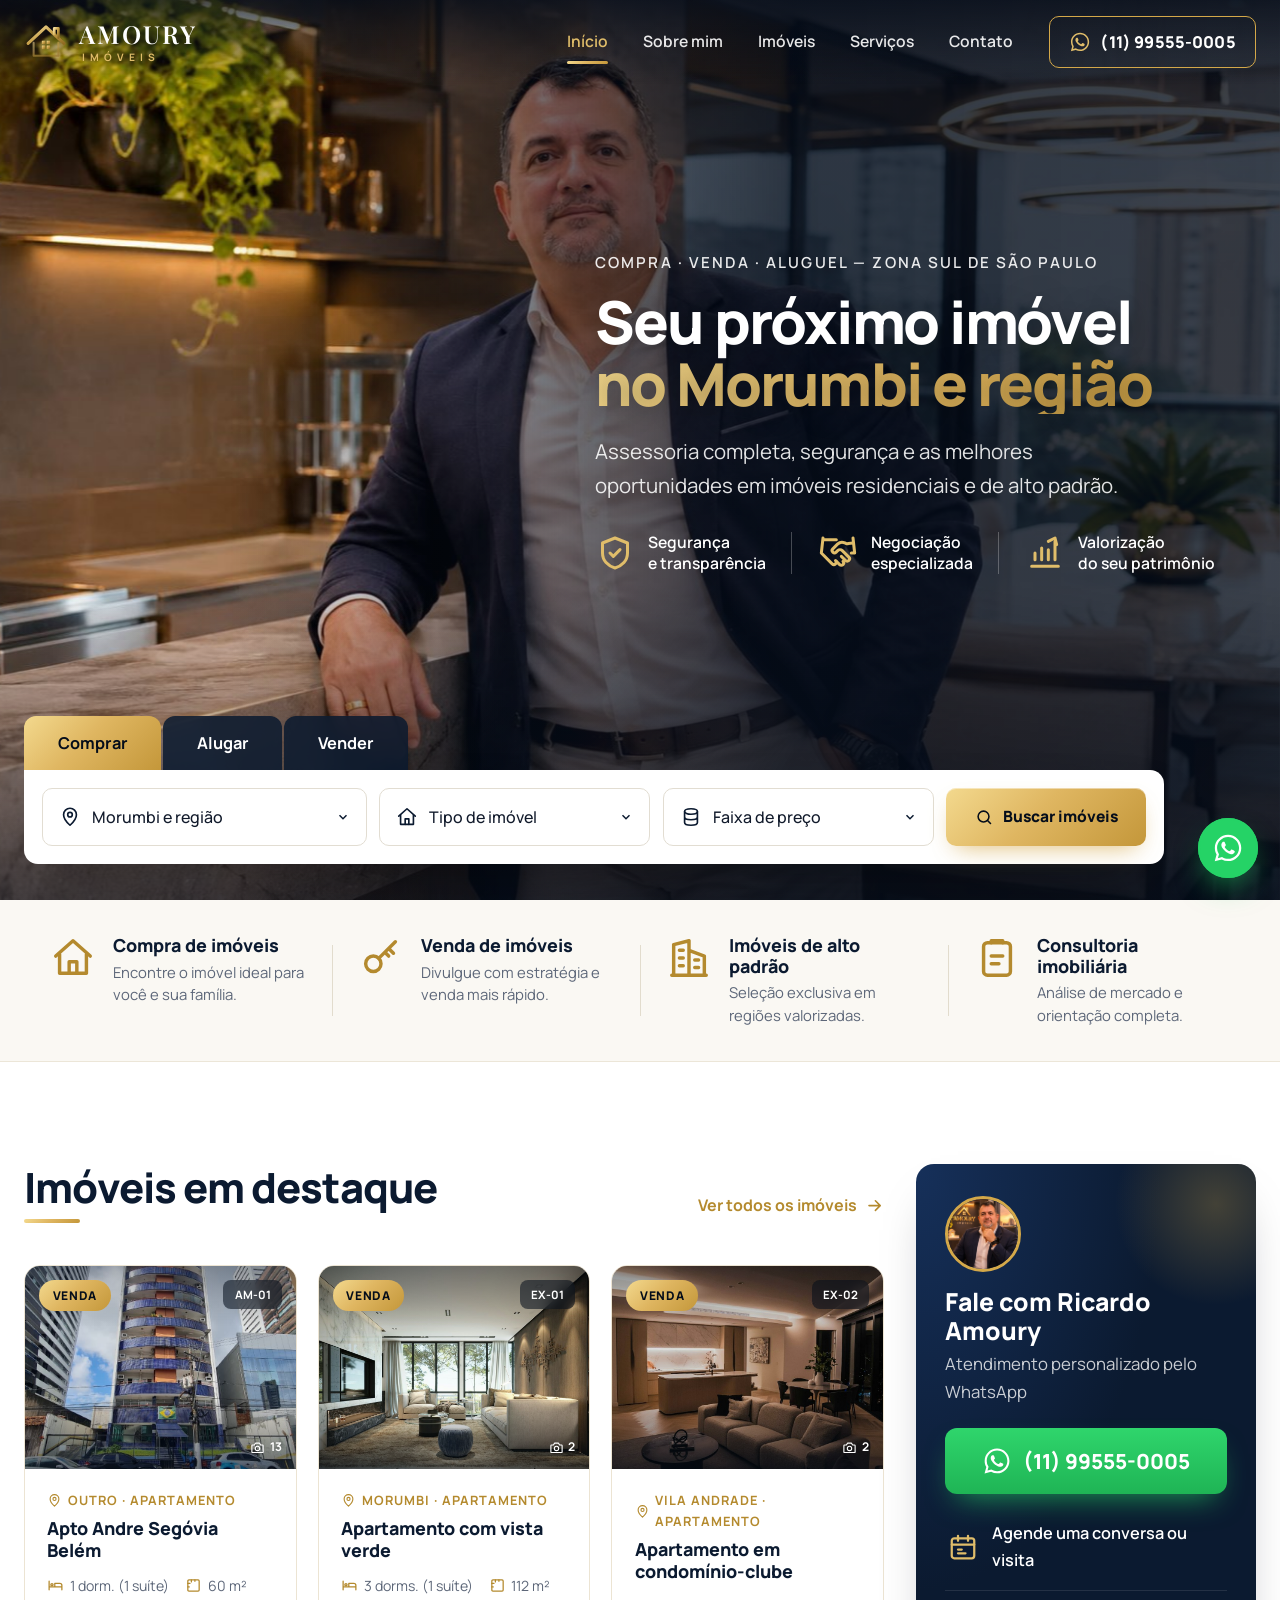
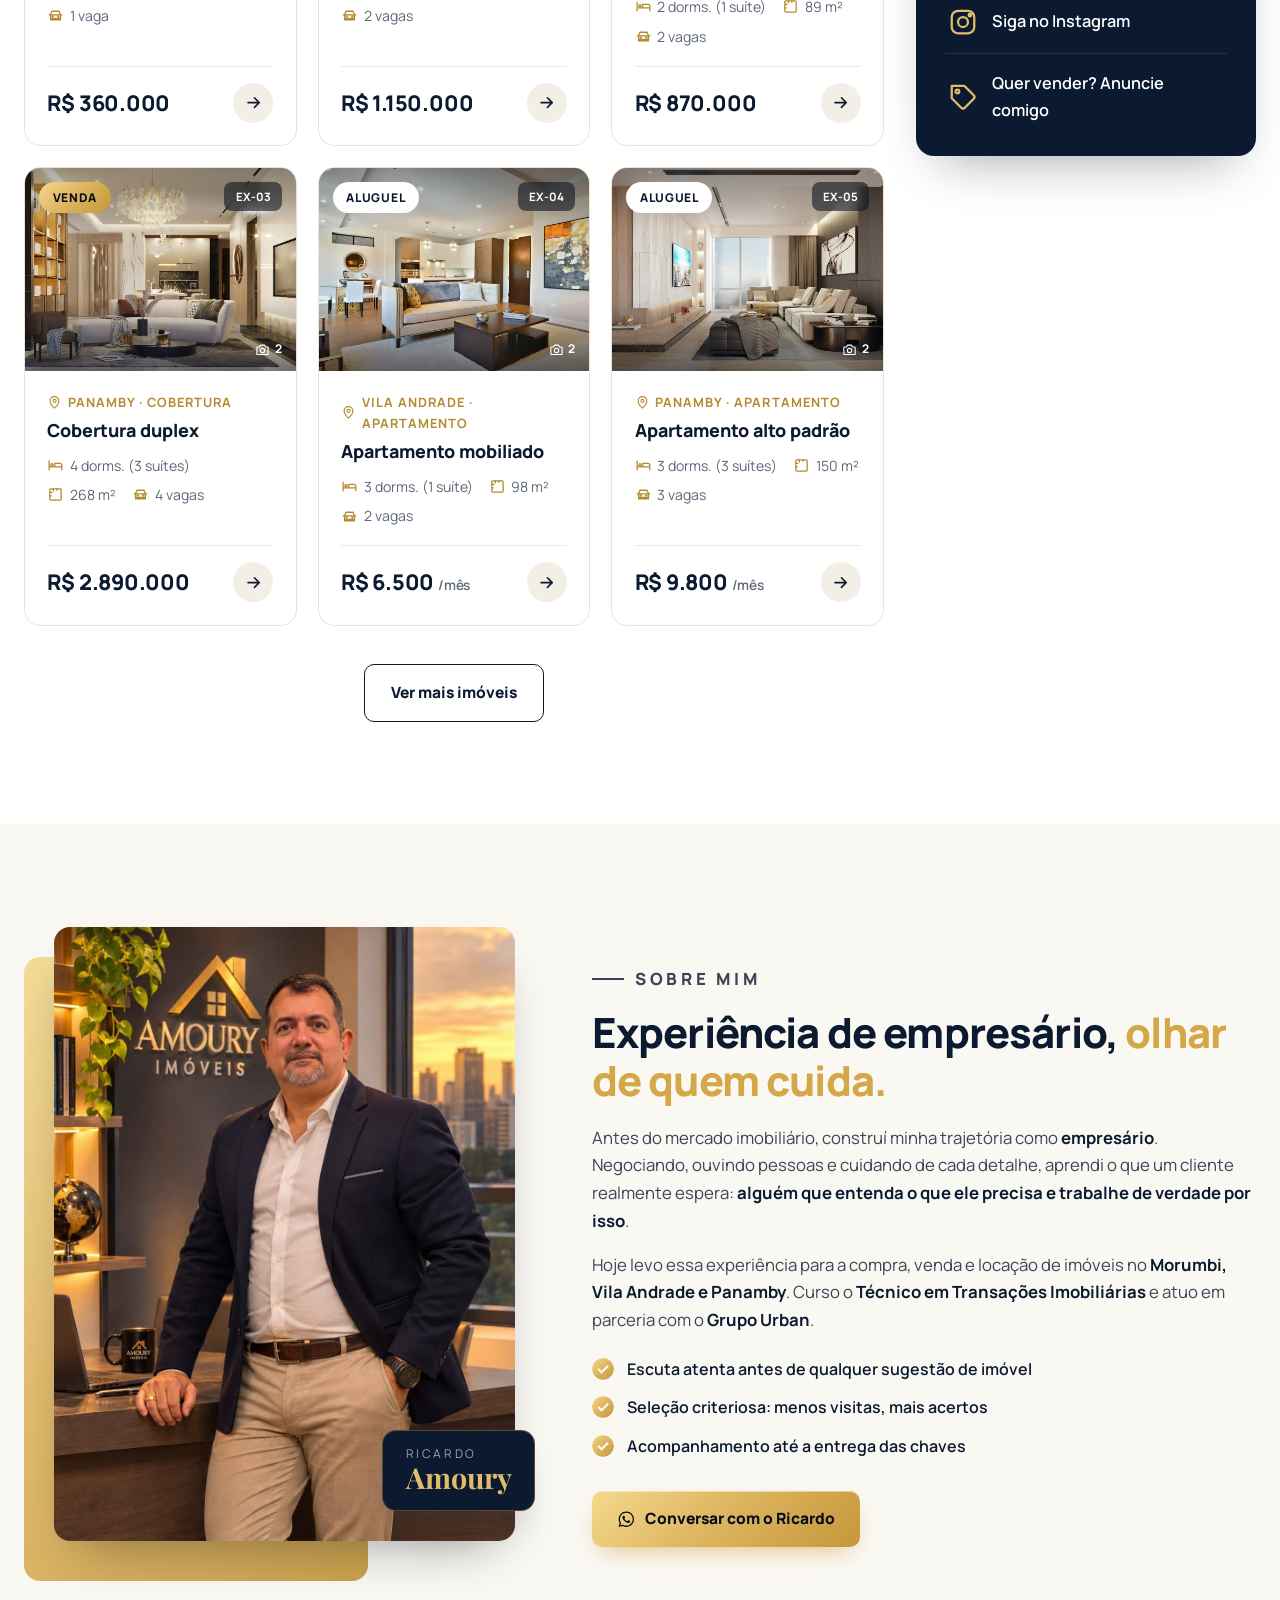
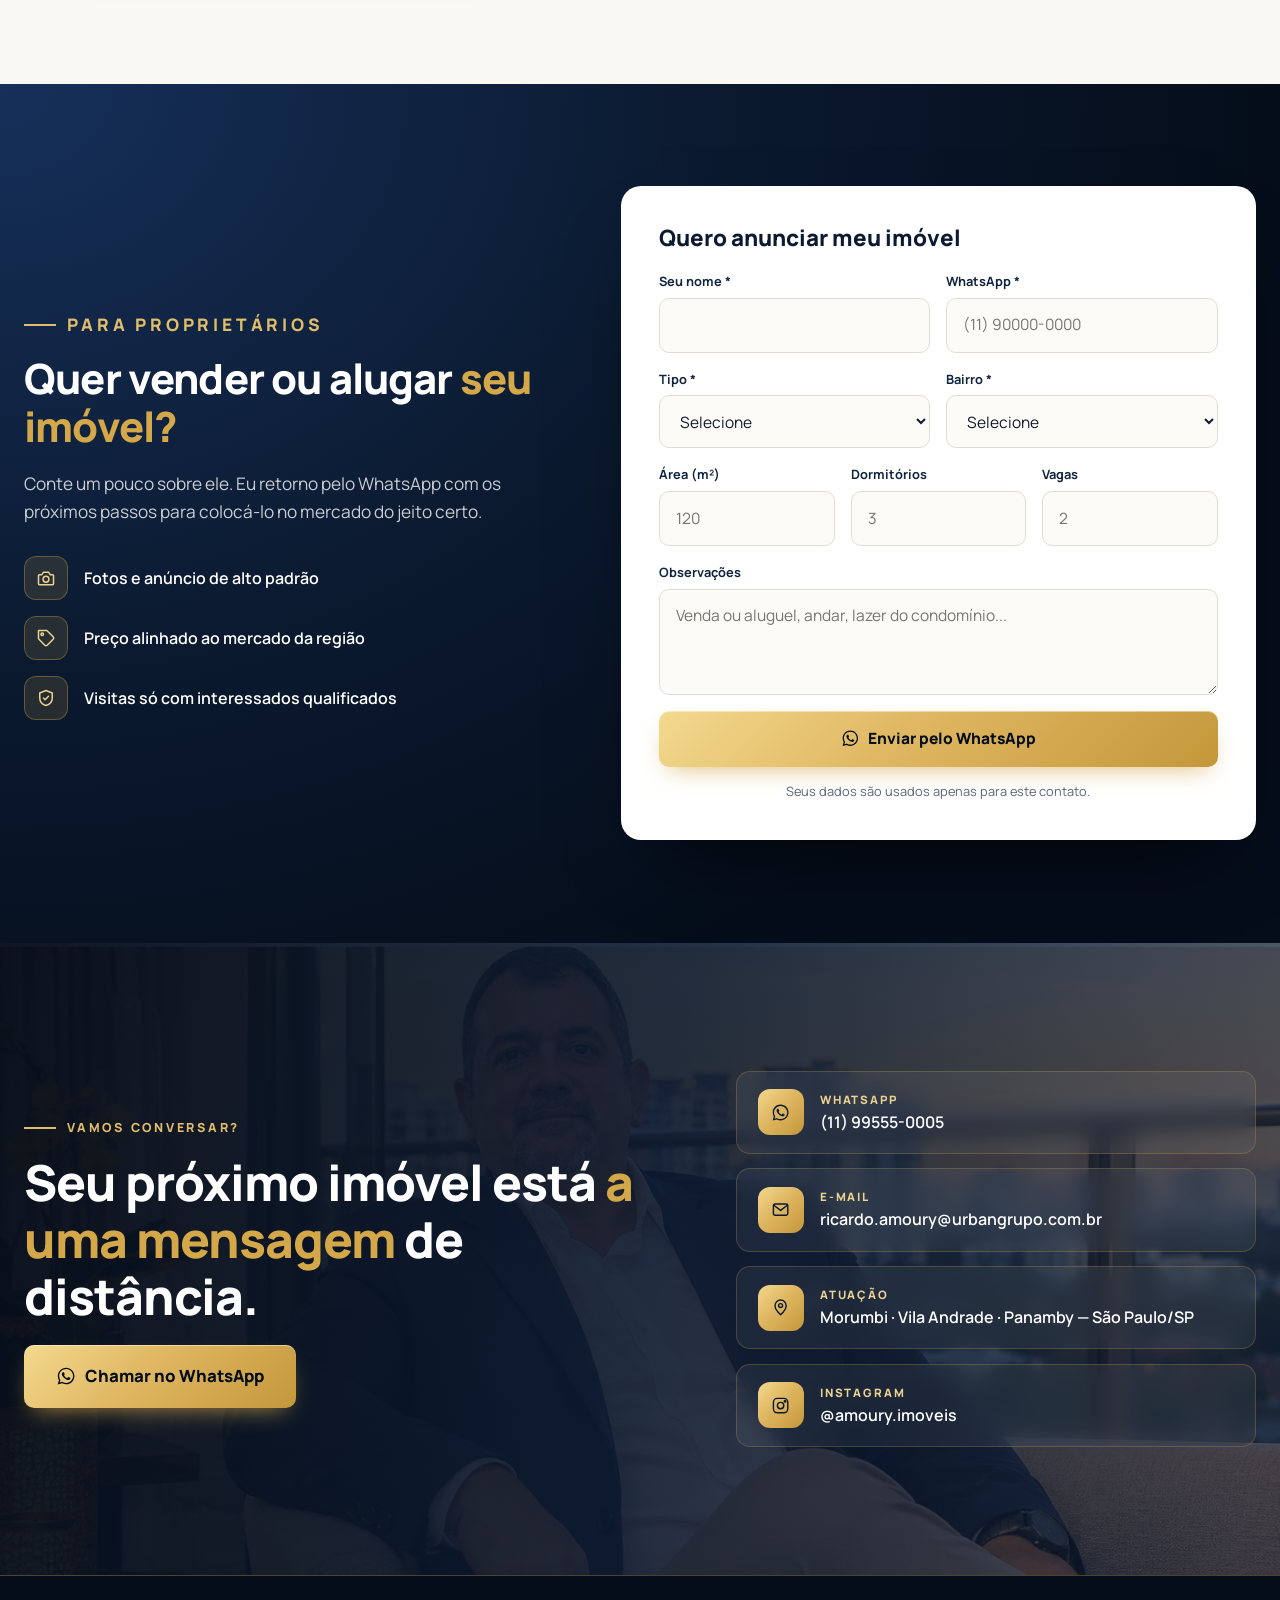
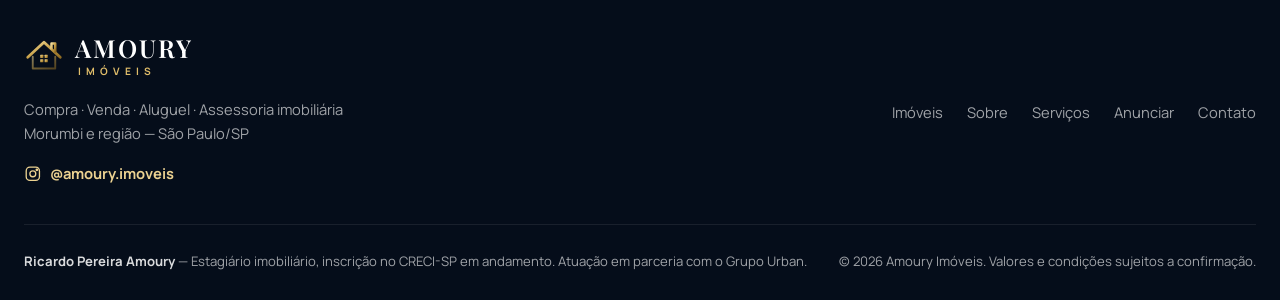
<file: index.html>
<!doctype html>
<html lang="pt-BR">
<head>
  <meta charset="utf-8">
  <meta name="viewport" content="width=device-width, initial-scale=1">
  <title>Ricardo Amoury | Amoury Imóveis · Morumbi, Vila Andrade e Panamby</title>
  <meta name="description" content="Ricardo Amoury — Amoury Imóveis. Compra, venda e captação de casas e apartamentos no Morumbi, Vila Andrade e Panamby, Zona Sul de São Paulo. Atendimento personalizado pelo WhatsApp.">
  <meta name="theme-color" content="#0a1628">
  <link rel="icon" href="assets/img/favicon.svg" type="image/svg+xml">

  <meta property="og:type" content="website">
  <meta property="og:site_name" content="Amoury Imóveis">
  <meta property="og:title" content="Ricardo Amoury | Amoury Imóveis">
  <meta property="og:description" content="Casas e apartamentos no Morumbi, Vila Andrade e Panamby. Compra, venda e captação com atendimento personalizado.">
  <meta property="og:url" content="https://amoury-imoveis.github.io/">
  <meta property="og:image" content="https://amoury-imoveis.github.io/assets/img/og-image.jpg">
  <meta property="og:image:secure_url" content="https://amoury-imoveis.github.io/assets/img/og-image.jpg">
  <meta property="og:image:type" content="image/jpeg">
  <meta property="og:image:alt" content="Ricardo Amoury — Amoury Imóveis">
  <meta property="og:image:width" content="1200">
  <meta property="og:image:height" content="630">
  <meta property="og:locale" content="pt_BR">
  <meta name="twitter:card" content="summary_large_image">
  <meta name="twitter:image" content="https://amoury-imoveis.github.io/assets/img/og-image.jpg">
  <link rel="canonical" href="https://amoury-imoveis.github.io/">

  <link rel="preconnect" href="https://fonts.googleapis.com">
  <link rel="preconnect" href="https://fonts.gstatic.com" crossorigin>
  <link href="https://fonts.googleapis.com/css2?family=Playfair+Display:ital,wght@0,500;0,600;0,700;1,500;1,600&family=Manrope:wght@300;400;500;600;700;800&display=swap" rel="stylesheet">
  <link rel="stylesheet" href="assets/css/style.css">
  <link rel="stylesheet" href="assets/css/imoveis.css">
  <script>document.documentElement.classList.add("js")</script>

  <script type="application/ld+json">
  {
    "@context": "https://schema.org",
    "@type": "RealEstateAgent",
    "name": "Amoury Imóveis — Ricardo Amoury",
    "image": "https://amoury-imoveis.github.io/assets/img/retrato.jpg",
    "url": "https://amoury-imoveis.github.io/",
    "sameAs": ["https://www.instagram.com/amoury.imoveis"],
    "telephone": "+55 11 99555-0005",
    "email": "ricardo.amoury@urbangrupo.com.br",
    "areaServed": ["Morumbi", "Vila Andrade", "Panamby", "São Paulo - SP"],
    "address": { "@type": "PostalAddress", "addressLocality": "São Paulo", "addressRegion": "SP", "addressCountry": "BR" }
  }
  </script>
</head>
<body>
  <!-- Ícones -->
  <svg width="0" height="0" style="position:absolute" aria-hidden="true">
    <symbol id="i-wa" viewBox="0 0 24 24"><path fill="currentColor" d="M12.04 2C6.58 2 2.13 6.45 2.13 11.91c0 1.75.46 3.45 1.32 4.95L2.05 22l5.25-1.38a9.9 9.9 0 0 0 4.74 1.21c5.46 0 9.91-4.45 9.91-9.91S17.5 2 12.04 2Zm0 18.15c-1.48 0-2.93-.4-4.2-1.15l-.3-.18-3.12.82.83-3.04-.2-.31a8.2 8.2 0 0 1-1.26-4.38c0-4.54 3.7-8.24 8.25-8.24 4.54 0 8.24 3.7 8.24 8.24 0 4.55-3.7 8.24-8.24 8.24Zm4.52-6.16c-.25-.12-1.47-.72-1.69-.81-.23-.08-.39-.12-.56.13-.16.25-.64.81-.79.97-.14.17-.29.19-.54.06-.25-.12-1.05-.39-1.99-1.23-.74-.66-1.23-1.47-1.38-1.72-.14-.25-.02-.38.11-.51.11-.11.25-.29.37-.43.13-.15.17-.25.25-.42.08-.17.04-.31-.02-.43-.06-.13-.56-1.34-.76-1.84-.2-.48-.41-.42-.56-.43h-.48c-.17 0-.43.06-.66.31-.22.25-.86.85-.86 2.07 0 1.22.89 2.4 1.01 2.56.12.17 1.75 2.67 4.23 3.74.59.26 1.05.41 1.41.52.59.19 1.13.16 1.56.1.48-.07 1.47-.6 1.67-1.18.21-.58.21-1.07.14-1.18-.06-.1-.22-.16-.47-.29Z"/></symbol>
    <symbol id="i-arrow" viewBox="0 0 24 24"><path fill="none" stroke="currentColor" stroke-width="2" stroke-linecap="round" stroke-linejoin="round" d="M5 12h14M13 6l6 6-6 6"/></symbol>
    <symbol id="i-pin" viewBox="0 0 24 24"><g fill="none" stroke="currentColor" stroke-width="1.8" stroke-linecap="round" stroke-linejoin="round"><path d="M12 21s-7-6.2-7-11.5A7 7 0 0 1 19 9.5C19 14.8 12 21 12 21Z"/><circle cx="12" cy="9.5" r="2.5"/></g></symbol>
    <symbol id="i-mail" viewBox="0 0 24 24"><g fill="none" stroke="currentColor" stroke-width="1.8" stroke-linecap="round" stroke-linejoin="round"><rect x="3" y="5" width="18" height="14" rx="2"/><path d="m3.5 6.5 8.5 6.5 8.5-6.5"/></g></symbol>
    <symbol id="i-key" viewBox="0 0 24 24"><g fill="none" stroke="currentColor" stroke-width="1.8" stroke-linecap="round" stroke-linejoin="round"><circle cx="8" cy="15" r="4"/><path d="m10.8 12.2 8.7-8.7M16 7l2.5 2.5M14 9l2 2"/></g></symbol>
    <symbol id="i-home" viewBox="0 0 24 24"><g fill="none" stroke="currentColor" stroke-width="1.8" stroke-linecap="round" stroke-linejoin="round"><path d="M3 11 12 3l9 8"/><path d="M5 10v10h14V10"/><path d="M10 20v-6h4v6"/></g></symbol>
    <symbol id="i-tag" viewBox="0 0 24 24"><g fill="none" stroke="currentColor" stroke-width="1.8" stroke-linecap="round" stroke-linejoin="round"><path d="M20.6 13.4 13.4 20.6a2 2 0 0 1-2.8 0L3 13V3h10l7.6 7.6a2 2 0 0 1 0 2.8Z"/><circle cx="7.5" cy="7.5" r="1.5"/></g></symbol>
    <symbol id="i-camera" viewBox="0 0 24 24"><g fill="none" stroke="currentColor" stroke-width="1.8" stroke-linecap="round" stroke-linejoin="round"><path d="M4 8h3l2-3h6l2 3h3a1 1 0 0 1 1 1v10a1 1 0 0 1-1 1H4a1 1 0 0 1-1-1V9a1 1 0 0 1 1-1Z"/><circle cx="12" cy="13.5" r="3.5"/></g></symbol>
    <symbol id="i-doc" viewBox="0 0 24 24"><g fill="none" stroke="currentColor" stroke-width="1.8" stroke-linecap="round" stroke-linejoin="round"><path d="M14 3H6a1 1 0 0 0-1 1v16a1 1 0 0 0 1 1h12a1 1 0 0 0 1-1V8Z"/><path d="M14 3v5h5M9 13h6M9 17h6"/></g></symbol>
    <symbol id="i-shield" viewBox="0 0 24 24"><g fill="none" stroke="currentColor" stroke-width="1.8" stroke-linecap="round" stroke-linejoin="round"><path d="M12 3 4.5 6v6c0 4.5 3.2 7.8 7.5 9 4.3-1.2 7.5-4.5 7.5-9V6Z"/><path d="m9 12 2 2 4-4"/></g></symbol>
    <symbol id="i-chat" viewBox="0 0 24 24"><g fill="none" stroke="currentColor" stroke-width="1.8" stroke-linecap="round" stroke-linejoin="round"><path d="M21 12a8 8 0 0 1-11.6 7.1L4 20l1-4.6A8 8 0 1 1 21 12Z"/><path d="M8.5 12h.01M12 12h.01M15.5 12h.01"/></g></symbol>
    <symbol id="i-map" viewBox="0 0 24 24"><g fill="none" stroke="currentColor" stroke-width="1.8" stroke-linecap="round" stroke-linejoin="round"><path d="m9 4-6 2.5v13.5l6-2.5 6 2.5 6-2.5V4l-6 2.5Z"/><path d="M9 4v13.5M15 6.5V20"/></g></symbol>
    <symbol id="i-handshake" viewBox="0 0 24 24"><g fill="none" stroke="currentColor" stroke-width="1.8" stroke-linecap="round" stroke-linejoin="round"><path d="m11 17 2 2a1.4 1.4 0 0 0 2-2"/><path d="m14 14 2.5 2.5a1.4 1.4 0 0 0 2-2l-3.9-3.9a2 2 0 0 0-2.8 0l-.9.9a1.4 1.4 0 0 1-2-2l2.8-2.8a4 4 0 0 1 4.4-.8l.6.3a2 2 0 0 0 1.5.1L21 6"/><path d="m21 3 1 9h-2M3 3 2 12l6.5 6.5a1.4 1.4 0 0 0 2-2M3 4h8"/></g></symbol>
    <symbol id="i-star" viewBox="0 0 24 24"><path fill="currentColor" d="m12 2.8 2.8 5.8 6.3.9-4.6 4.4 1.1 6.3L12 17.3l-5.6 2.9 1.1-6.3L2.9 9.5l6.3-.9Z"/></symbol>
    <symbol id="i-ig" viewBox="0 0 24 24"><g fill="none" stroke="currentColor" stroke-width="1.8"><rect x="3" y="3" width="18" height="18" rx="5"/><circle cx="12" cy="12" r="4"/><circle cx="17.5" cy="6.5" r="1" fill="currentColor"/></g></symbol>
    <symbol id="i-search" viewBox="0 0 24 24"><g fill="none" stroke="currentColor" stroke-width="2" stroke-linecap="round"><circle cx="11" cy="11" r="7"/><path d="m20 20-3.5-3.5"/></g></symbol>
    <symbol id="i-bed" viewBox="0 0 24 24"><g fill="none" stroke="currentColor" stroke-width="1.8" stroke-linecap="round" stroke-linejoin="round"><path d="M3 18V6M3 14h18v4M21 14v-2a3 3 0 0 0-3-3h-7v5"/><circle cx="7" cy="11" r="1.6"/></g></symbol>
    <symbol id="i-area" viewBox="0 0 24 24"><g fill="none" stroke="currentColor" stroke-width="1.8" stroke-linecap="round" stroke-linejoin="round"><rect x="4" y="4" width="16" height="16" rx="1.5"/><path d="M4 9h3M4 14h2M9 4v3M14 4v2"/></g></symbol>
    <symbol id="i-car" viewBox="0 0 24 24"><g fill="none" stroke="currentColor" stroke-width="1.8" stroke-linecap="round" stroke-linejoin="round"><path d="M5 16V11l2-5h10l2 5v5M3 11h18M5 16h14v2H5z"/><circle cx="8" cy="13.5" r=".8"/><circle cx="16" cy="13.5" r=".8"/></g></symbol>
    <symbol id="i-left" viewBox="0 0 24 24"><path fill="none" stroke="currentColor" stroke-width="2" stroke-linecap="round" stroke-linejoin="round" d="m15 6-6 6 6 6"/></symbol>
    <symbol id="i-right" viewBox="0 0 24 24"><path fill="none" stroke="currentColor" stroke-width="2" stroke-linecap="round" stroke-linejoin="round" d="m9 6 6 6-6 6"/></symbol>
    <symbol id="i-share" viewBox="0 0 24 24"><g fill="none" stroke="currentColor" stroke-width="1.8" stroke-linecap="round" stroke-linejoin="round"><circle cx="18" cy="5" r="2.5"/><circle cx="6" cy="12" r="2.5"/><circle cx="18" cy="19" r="2.5"/><path d="m8.2 10.8 7.6-4.4M8.2 13.2l7.6 4.4"/></g></symbol>
    <symbol id="i-chart" viewBox="0 0 24 24"><g fill="none" stroke="currentColor" stroke-width="1.8" stroke-linecap="round" stroke-linejoin="round"><path d="M4 20h16M6 16v-4M10 16V9M14 16v-6M18 16V5"/><path d="m14 5 4-2 1 4"/></g></symbol>
    <symbol id="i-building" viewBox="0 0 24 24"><g fill="none" stroke="currentColor" stroke-width="1.8" stroke-linecap="round" stroke-linejoin="round"><path d="M4 21V5l8-2v18M12 21V8l8 3v10M3 21h18"/><path d="M7 8h2M7 12h2M7 16h2M15 13h2M15 17h2"/></g></symbol>
    <symbol id="i-clip" viewBox="0 0 24 24"><g fill="none" stroke="currentColor" stroke-width="1.8" stroke-linecap="round" stroke-linejoin="round"><rect x="5" y="4" width="14" height="17" rx="2"/><path d="M9 4V3h6v1M9 11h6M9 15h4"/></g></symbol>
    <symbol id="i-cal" viewBox="0 0 24 24"><g fill="none" stroke="currentColor" stroke-width="1.8" stroke-linecap="round" stroke-linejoin="round"><rect x="3" y="5" width="18" height="16" rx="2"/><path d="M3 10h18M8 3v4M16 3v4M8 14h3M8 17h6"/></g></symbol>
    <symbol id="i-coins" viewBox="0 0 24 24"><g fill="none" stroke="currentColor" stroke-width="1.8"><ellipse cx="12" cy="6" rx="7" ry="3"/><path d="M5 6v6c0 1.7 3.1 3 7 3s7-1.3 7-3V6M5 12v6c0 1.7 3.1 3 7 3s7-1.3 7-3v-6"/></g></symbol>
    <symbol id="i-plus" viewBox="0 0 24 24"><path fill="none" stroke="currentColor" stroke-width="2" stroke-linecap="round" d="M12 5v14M5 12h14"/></symbol>
    <symbol id="i-up" viewBox="0 0 24 24"><path fill="none" stroke="currentColor" stroke-width="2" stroke-linecap="round" stroke-linejoin="round" d="M12 19V5M6 11l6-6 6 6"/></symbol>
    <symbol id="i-close" viewBox="0 0 24 24"><path fill="none" stroke="currentColor" stroke-width="2" stroke-linecap="round" d="M6 6l12 12M18 6 6 18"/></symbol>
  </svg>

  <div class="progress" id="progress" aria-hidden="true"></div>

  <!-- ============ HEADER ============ -->
  <header class="header" id="header">
    <div class="container header__inner">
      <a href="#inicio" class="brand" aria-label="Amoury Imóveis — início">
        <img src="assets/img/logo.svg" alt="" width="44" height="44">
        <span class="brand__text"><strong>AMOURY</strong><small>IMÓVEIS</small></span>
      </a>
      <nav class="nav" id="nav" aria-label="Principal">
        <a href="#inicio">Início</a>
        <a href="#sobre">Sobre mim</a>
        <a href="#imoveis">Imóveis</a>
        <a href="#servicos">Serviços</a>
        <a href="#contato">Contato</a>
        <a class="phone-btn" data-wa="Olá, Ricardo! Vim pelo site e gostaria de atendimento.">
          <svg class="ico"><use href="#i-wa"/></svg> <span data-wa-text>(11) 99555-0005</span>
        </a>
      </nav>
      <button class="burger" id="burger" aria-label="Abrir menu" aria-expanded="false" aria-controls="nav"><span></span><span></span><span></span></button>
    </div>
  </header>

  <main>
    <!-- ============ HERO ============ -->
    <section class="hero" id="inicio">
      <div class="hero__bg" aria-hidden="true">
        <img src="assets/img/cozinha.jpg" alt="" fetchpriority="high">
      </div>

      <div class="container hero__inner">
        <div class="hero__content">
          <p class="hero__eyebrow reveal">Compra · Venda · Aluguel — Zona Sul de São Paulo</p>
          <h1 class="hero__title reveal">Seu próximo imóvel <span>no Morumbi e região</span></h1>
          <p class="hero__lead reveal">Assessoria completa, segurança e as melhores oportunidades em imóveis residenciais e de alto padrão.</p>
          <ul class="hero__feats reveal">
            <li><svg class="ico"><use href="#i-shield"/></svg><span>Segurança <br>e transparência</span></li>
            <li><svg class="ico"><use href="#i-handshake"/></svg><span>Negociação <br>especializada</span></li>
            <li><svg class="ico"><use href="#i-chart"/></svg><span>Valorização <br>do seu patrimônio</span></li>
          </ul>
        </div>
      </div>

      <div class="container">
        <form class="finder reveal" id="finder" aria-label="Busca de imóveis">
          <div class="finder__tabs" role="tablist">
            <button type="button" class="is-active" data-mode="comprar" role="tab" aria-selected="true">Comprar</button>
            <button type="button" data-mode="alugar" role="tab" aria-selected="false">Alugar</button>
            <button type="button" data-mode="vender" role="tab" aria-selected="false">Vender</button>
          </div>
          <div class="finder__fields">
            <label class="finder__field">
              <svg class="ico"><use href="#i-pin"/></svg>
              <select name="regiao" aria-label="Região">
                <option value="">Morumbi e região</option>
                <option>Morumbi</option>
                <option>Vila Andrade</option>
                <option>Panamby</option>
              </select>
            </label>
            <label class="finder__field">
              <svg class="ico"><use href="#i-home"/></svg>
              <select name="tipo" aria-label="Tipo de imóvel">
                <option value="">Tipo de imóvel</option>
                <option>Apartamento</option>
                <option>Casa</option>
                <option>Casa em condomínio</option>
                <option>Cobertura</option>
              </select>
            </label>
            <label class="finder__field">
              <svg class="ico"><use href="#i-coins"/></svg>
              <select name="valor" aria-label="Faixa de preço"></select>
            </label>
            <button class="btn btn--gold finder__go" type="submit">
              <svg class="ico"><use href="#i-search"/></svg> <span>Buscar imóveis</span>
            </button>
          </div>
        </form>
      </div>
    </section>

    <!-- ============ SERVIÇOS ============ -->
    <section class="strip" id="servicos">
      <div class="container strip__grid">
        <a class="strip__item reveal" data-wa="Olá, Ricardo! Quero comprar um imóvel.">
          <svg class="ico"><use href="#i-home"/></svg>
          <div><h3>Compra de imóveis</h3><p>Encontre o imóvel ideal para você e sua família.</p></div>
        </a>
        <a class="strip__item reveal" href="#vender">
          <svg class="ico"><use href="#i-key"/></svg>
          <div><h3>Venda de imóveis</h3><p>Divulgue com estratégia e venda mais rápido.</p></div>
        </a>
        <a class="strip__item reveal" href="#imoveis">
          <svg class="ico"><use href="#i-building"/></svg>
          <div><h3>Imóveis de alto padrão</h3><p>Seleção exclusiva em regiões valorizadas.</p></div>
        </a>
        <a class="strip__item reveal" data-wa="Olá, Ricardo! Gostaria de uma orientação sobre compra/venda de imóvel.">
          <svg class="ico"><use href="#i-clip"/></svg>
          <div><h3>Consultoria imobiliária</h3><p>Análise de mercado e orientação completa.</p></div>
        </a>
      </div>
    </section>

    <!-- ============ IMÓVEIS ============ -->
    <section class="section listings" id="imoveis">
      <div class="container listings__layout">
        <div>
          <div class="listings__head">
            <h2 class="h2 h2--line">Imóveis em destaque</h2>
            <button class="link-more" id="allBtn" type="button">Ver todos os imóveis <svg class="ico"><use href="#i-arrow"/></svg></button>
          </div>
          <p class="listings__active" id="activeFilters" hidden></p>
          <div class="props" id="props" aria-live="polite">
            <div class="props__loading"><span></span><span></span><span></span></div>
          </div>
          <div class="listings__more">
            <button class="btn btn--ghost" id="moreBtn" hidden>Ver mais imóveis</button>
          </div>
        </div>

        <aside class="talk">
          <img class="talk__photo" src="assets/img/retrato.jpg" alt="Ricardo Amoury" loading="lazy">
          <h3>Fale com Ricardo Amoury</h3>
          <p>Atendimento personalizado pelo WhatsApp</p>
          <a class="talk__wa" data-wa="Olá, Ricardo! Vim pelo site e gostaria de atendimento.">
            <svg class="ico"><use href="#i-wa"/></svg> <span data-wa-text>(11) 99555-0005</span>
          </a>
          <a class="talk__row" data-wa="Olá, Ricardo! Gostaria de agendar uma conversa/visita.">
            <svg class="ico"><use href="#i-cal"/></svg> <span>Agende uma conversa ou visita</span>
          </a>
          <a class="talk__row" data-ig-link data-ig hidden>
            <svg class="ico"><use href="#i-ig"/></svg> <span>Siga no Instagram</span>
          </a>
          <a class="talk__row" href="#vender">
            <svg class="ico"><use href="#i-tag"/></svg> <span>Quer vender? Anuncie comigo</span>
          </a>
        </aside>
      </div>
    </section>

    <!-- ============ SOBRE ============ -->
    <section class="section about" id="sobre">
      <div class="container about__grid">
        <div class="about__media reveal">
          <div class="about__photo">
            <img src="assets/img/escritorio.jpg" alt="Ricardo Amoury no escritório da Amoury Imóveis" width="1050" height="1400" loading="lazy">
          </div>
          <div class="about__badge">
            <span>Ricardo</span>
            <strong>Amoury</strong>
          </div>
        </div>

        <div class="about__content">
          <p class="kicker reveal">Sobre mim</p>
          <h2 class="h2 reveal">Experiência de empresário, <span>olhar de quem cuida.</span></h2>
          <p class="reveal">
            Antes do mercado imobiliário, construí minha trajetória como <strong>empresário</strong>. Negociando, ouvindo pessoas e cuidando de cada detalhe, aprendi o que um cliente realmente espera: <strong>alguém que entenda o que ele precisa e trabalhe de verdade por isso</strong>.
          </p>
          <p class="reveal">
            Hoje levo essa experiência para a compra, venda e locação de imóveis no <strong>Morumbi, Vila Andrade e Panamby</strong>. Curso o <strong>Técnico em Transações Imobiliárias</strong> e atuo em parceria com o <strong>Grupo Urban</strong>.
          </p>
          <ul class="checks reveal">
            <li>Escuta atenta antes de qualquer sugestão de imóvel</li>
            <li>Seleção criteriosa: menos visitas, mais acertos</li>
            <li>Acompanhamento até a entrega das chaves</li>
          </ul>
          <a class="btn btn--gold reveal" data-wa="Olá, Ricardo! Vim pelo site e gostaria de conversar sobre imóveis.">
            <svg class="ico"><use href="#i-wa"/></svg> Conversar com o Ricardo
          </a>
        </div>
      </div>
    </section>

    <!-- ============ ANUNCIAR ============ -->
    <section class="section sell" id="vender">
      <div class="container sell__grid">
        <div class="sell__content">
          <p class="kicker reveal">Para proprietários</p>
          <h2 class="h2 reveal">Quer vender ou alugar <span>seu imóvel?</span></h2>
          <p class="reveal">Conte um pouco sobre ele. Eu retorno pelo WhatsApp com os próximos passos para colocá-lo no mercado do jeito certo.</p>
          <ul class="sell__list reveal">
            <li><svg class="ico"><use href="#i-camera"/></svg> Fotos e anúncio de alto padrão</li>
            <li><svg class="ico"><use href="#i-tag"/></svg> Preço alinhado ao mercado da região</li>
            <li><svg class="ico"><use href="#i-shield"/></svg> Visitas só com interessados qualificados</li>
          </ul>
        </div>

        <form class="form reveal" id="sellForm" novalidate>
          <h3 class="form__title">Quero anunciar meu imóvel</h3>
          <div class="form__row">
            <label class="field"><span>Seu nome *</span><input name="nome" autocomplete="name" required></label>
            <label class="field"><span>WhatsApp *</span><input name="tel" id="tel" inputmode="tel" autocomplete="tel" placeholder="(11) 90000-0000" required></label>
          </div>
          <div class="form__row">
            <label class="field"><span>Tipo *</span>
              <select name="tipo" required>
                <option value="">Selecione</option>
                <option>Apartamento</option><option>Casa</option><option>Casa em condomínio</option><option>Cobertura</option><option>Terreno</option>
              </select>
            </label>
            <label class="field"><span>Bairro *</span>
              <select name="bairro" required>
                <option value="">Selecione</option>
                <option>Morumbi</option><option>Vila Andrade</option><option>Panamby</option><option>Outro</option>
              </select>
            </label>
          </div>
          <div class="form__row form__row--3">
            <label class="field"><span>Área (m²)</span><input name="area" inputmode="numeric" placeholder="120"></label>
            <label class="field"><span>Dormitórios</span><input name="dorms" inputmode="numeric" placeholder="3"></label>
            <label class="field"><span>Vagas</span><input name="vagas" inputmode="numeric" placeholder="2"></label>
          </div>
          <label class="field"><span>Observações</span><textarea name="obs" rows="3" placeholder="Venda ou aluguel, andar, lazer do condomínio..."></textarea></label>
          <p class="form__error" id="formError" hidden>Preencha os campos obrigatórios (*) para continuar.</p>
          <button class="btn btn--gold btn--block" type="submit"><svg class="ico"><use href="#i-wa"/></svg> Enviar pelo WhatsApp</button>
          <p class="form__note">Seus dados são usados apenas para este contato.</p>
        </form>
      </div>
    </section>

    <!-- ============ CONTATO ============ -->
    <section class="cta" id="contato">
      <div class="cta__bg" aria-hidden="true"><img src="assets/img/sala.jpg" alt="" loading="lazy"></div>
      <div class="container cta__inner">
        <div class="cta__content reveal">
          <p class="kicker">Vamos conversar?</p>
          <h2 class="h2">Seu próximo imóvel está <span>a uma mensagem</span> de distância.</h2>
          <a class="btn btn--gold btn--lg" data-wa="Olá, Ricardo! Vim pelo site e gostaria de atendimento.">
            <svg class="ico"><use href="#i-wa"/></svg> Chamar no WhatsApp
          </a>
        </div>
        <ul class="contact reveal">
          <li>
            <span class="contact__icon"><svg class="ico"><use href="#i-wa"/></svg></span>
            <div><small>WhatsApp</small><a data-wa="Olá, Ricardo!" data-wa-label>(11) 99555-0005</a></div>
          </li>
          <li>
            <span class="contact__icon"><svg class="ico"><use href="#i-mail"/></svg></span>
            <div><small>E-mail</small><a data-email>ricardo.amoury@urbangrupo.com.br</a></div>
          </li>
          <li>
            <span class="contact__icon"><svg class="ico"><use href="#i-pin"/></svg></span>
            <div><small>Atuação</small><span>Morumbi · Vila Andrade · Panamby — São Paulo/SP</span></div>
          </li>
          <li data-ig hidden>
            <span class="contact__icon"><svg class="ico"><use href="#i-ig"/></svg></span>
            <div><small>Instagram</small><a data-ig-link></a></div>
          </li>
        </ul>
      </div>
    </section>
  </main>

  <!-- ============ FOOTER ============ -->
  <footer class="footer">
    <div class="container footer__inner">
      <div class="footer__brand">
        <a href="#inicio" class="brand">
          <img src="assets/img/logo.svg" alt="" width="40" height="40">
          <span class="brand__text"><strong>AMOURY</strong><small>IMÓVEIS</small></span>
        </a>
        <p>Compra · Venda · Aluguel · Assessoria imobiliária<br>Morumbi e região — São Paulo/SP</p>
        <a class="footer__ig" data-ig-link data-ig hidden aria-label="Instagram"><svg class="ico"><use href="#i-ig"/></svg> <span></span></a>
      </div>
      <nav class="footer__nav" aria-label="Rodapé">
        <a href="#imoveis">Imóveis</a><a href="#sobre">Sobre</a><a href="#servicos">Serviços</a><a href="#vender">Anunciar</a><a href="#contato">Contato</a>
      </nav>
    </div>
    <div class="container footer__legal">
      <p><strong>Ricardo Pereira Amoury</strong> — Estagiário imobiliário, inscrição no CRECI-SP em andamento. Atuação em parceria com o Grupo Urban. <span data-creci-note></span></p>
      <p>© <span id="ano">2026</span> Amoury Imóveis. Valores e condições sujeitos a confirmação.</p>
    </div>
  </footer>

  <a class="wa-float" data-wa="Olá, Ricardo! Vim pelo site e gostaria de atendimento." aria-label="Falar no WhatsApp">
    <svg class="ico"><use href="#i-wa"/></svg>
    <span class="wa-float__tip">Fale comigo</span>
  </a>
  <button class="to-top" id="toTop" aria-label="Voltar ao topo"><svg class="ico"><use href="#i-up"/></svg></button>

  <div class="modal" id="modal" hidden role="dialog" aria-modal="true" aria-labelledby="mTitle">
    <div class="modal__box">
      <button class="modal__close" aria-label="Fechar"><svg class="ico"><use href="#i-close"/></svg></button>
      <div class="modal__media">
        <img id="mImg" alt="">
        <span class="modal__status" id="mStatus"></span>
        <button class="modal__nav modal__nav--prev" aria-label="Foto anterior"><svg class="ico"><use href="#i-left"/></svg></button>
        <button class="modal__nav modal__nav--next" aria-label="Próxima foto"><svg class="ico"><use href="#i-right"/></svg></button>
        <span class="modal__count" id="mCount"></span>
      </div>
      <div class="modal__thumbs" id="mThumbs"></div>
      <div class="modal__body">
        <p class="modal__meta" id="mMeta"></p>
        <h3 class="modal__title" id="mTitle"></h3>
        <p class="modal__price" id="mPrice"></p>
        <ul class="feats" id="mFeats"></ul>
        <dl class="costs" id="mCosts"></dl>
        <div class="modal__desc" id="mDesc"></div>
        <div class="modal__actions">
          <a class="btn btn--gold" id="mWa" target="_blank" rel="noopener"><svg class="ico"><use href="#i-wa"/></svg> Tenho interesse</a>
          <button class="btn btn--ghost" id="mShare"><svg class="ico"><use href="#i-share"/></svg> <span>Compartilhar</span></button>
        </div>
        <p class="modal__legal" data-creci-note></p>
      </div>
    </div>
  </div>

  <script src="assets/js/config.js"></script>
  <script src="assets/js/main.js"></script>
  <script src="assets/js/imoveis.js"></script>
</body>
</html>
</file>
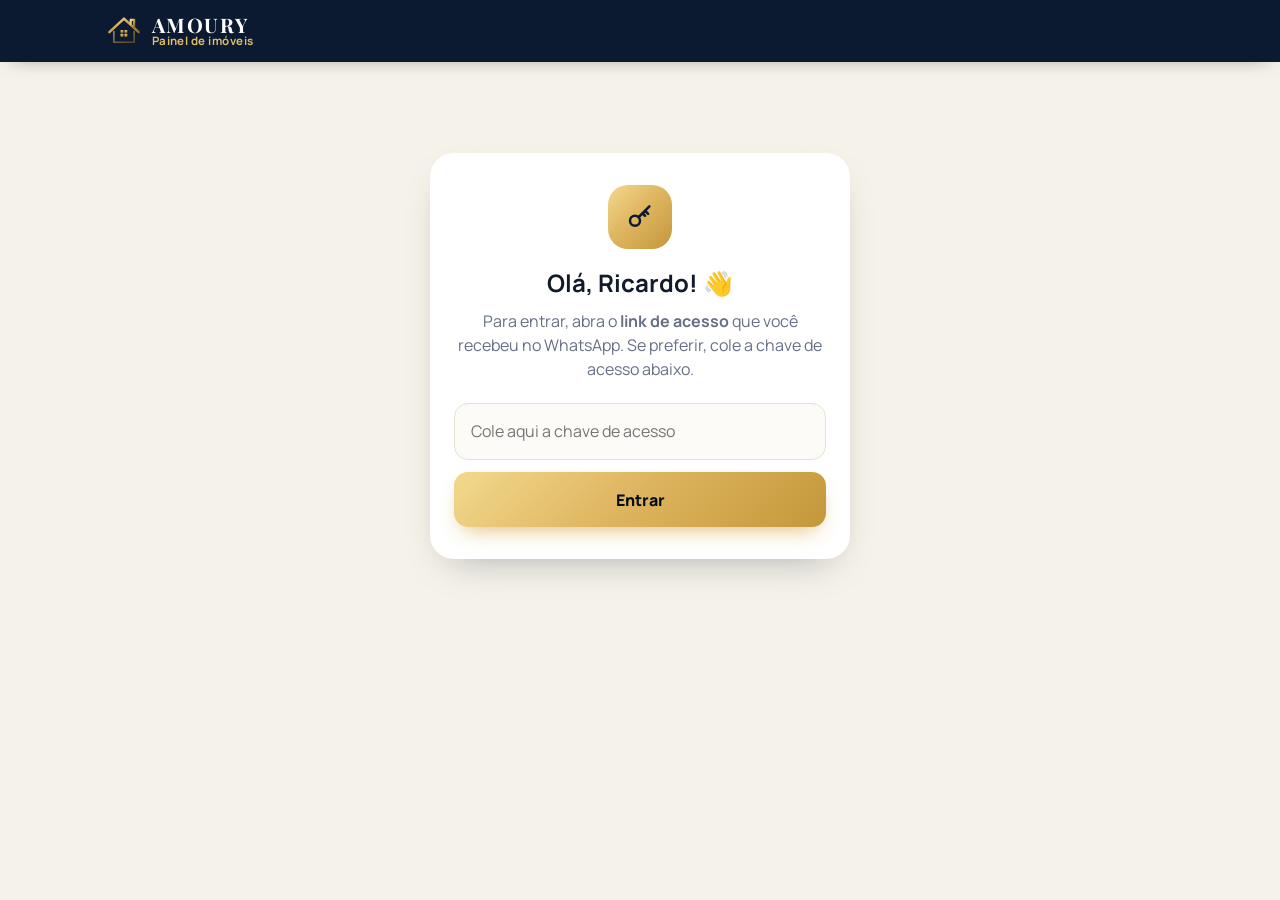
<file: admin/index.html>
<!doctype html>
<html lang="pt-BR">
<head>
  <meta charset="utf-8">
  <meta name="viewport" content="width=device-width, initial-scale=1, viewport-fit=cover">
  <meta name="robots" content="noindex, nofollow">
  <meta name="theme-color" content="#0b1a30">
  <title>Painel de Imóveis · Amoury</title>
  <link rel="icon" href="../assets/img/favicon.svg" type="image/svg+xml">
  <link rel="preconnect" href="https://fonts.googleapis.com">
  <link rel="preconnect" href="https://fonts.gstatic.com" crossorigin>
  <link href="https://fonts.googleapis.com/css2?family=Playfair+Display:wght@600&family=Manrope:wght@400;500;600;700;800&display=swap" rel="stylesheet">
  <link rel="stylesheet" href="painel.css">
</head>
<body>
  <svg width="0" height="0" style="position:absolute" aria-hidden="true">
    <symbol id="i-plus" viewBox="0 0 24 24"><path fill="none" stroke="currentColor" stroke-width="2.4" stroke-linecap="round" d="M12 5v14M5 12h14"/></symbol>
    <symbol id="i-minus" viewBox="0 0 24 24"><path fill="none" stroke="currentColor" stroke-width="2.4" stroke-linecap="round" d="M5 12h14"/></symbol>
    <symbol id="i-edit" viewBox="0 0 24 24"><g fill="none" stroke="currentColor" stroke-width="2" stroke-linecap="round" stroke-linejoin="round"><path d="M12 20h9"/><path d="M16.5 3.5a2.1 2.1 0 0 1 3 3L7 19l-4 1 1-4Z"/></g></symbol>
    <symbol id="i-trash" viewBox="0 0 24 24"><g fill="none" stroke="currentColor" stroke-width="2" stroke-linecap="round" stroke-linejoin="round"><path d="M3 6h18M8 6V4h8v2M19 6l-1 14H6L5 6M10 11v6M14 11v6"/></g></symbol>
    <symbol id="i-camera" viewBox="0 0 24 24"><g fill="none" stroke="currentColor" stroke-width="1.8" stroke-linecap="round" stroke-linejoin="round"><path d="M4 8h3l2-3h6l2 3h3a1 1 0 0 1 1 1v10a1 1 0 0 1-1 1H4a1 1 0 0 1-1-1V9a1 1 0 0 1 1-1Z"/><circle cx="12" cy="13.5" r="3.5"/></g></symbol>
    <symbol id="i-left" viewBox="0 0 24 24"><path fill="none" stroke="currentColor" stroke-width="2.4" stroke-linecap="round" stroke-linejoin="round" d="m15 6-6 6 6 6"/></symbol>
    <symbol id="i-right" viewBox="0 0 24 24"><path fill="none" stroke="currentColor" stroke-width="2.4" stroke-linecap="round" stroke-linejoin="round" d="m9 6 6 6-6 6"/></symbol>
    <symbol id="i-x" viewBox="0 0 24 24"><path fill="none" stroke="currentColor" stroke-width="2.4" stroke-linecap="round" d="M6 6l12 12M18 6 6 18"/></symbol>
    <symbol id="i-check" viewBox="0 0 24 24"><path fill="none" stroke="currentColor" stroke-width="2.6" stroke-linecap="round" stroke-linejoin="round" d="m5 12 5 5 9-10"/></symbol>
    <symbol id="i-eye" viewBox="0 0 24 24"><g fill="none" stroke="currentColor" stroke-width="2" stroke-linecap="round" stroke-linejoin="round"><path d="M2 12s3.6-7 10-7 10 7 10 7-3.6 7-10 7S2 12 2 12Z"/><circle cx="12" cy="12" r="3"/></g></symbol>
    <symbol id="i-pin" viewBox="0 0 24 24"><g fill="none" stroke="currentColor" stroke-width="2" stroke-linecap="round" stroke-linejoin="round"><path d="M12 21s-7-6.2-7-11.5A7 7 0 0 1 19 9.5C19 14.8 12 21 12 21Z"/><circle cx="12" cy="9.5" r="2.5"/></g></symbol>
    <symbol id="i-star" viewBox="0 0 24 24"><path fill="currentColor" d="m12 2.8 2.8 5.8 6.3.9-4.6 4.4 1.1 6.3L12 17.3l-5.6 2.9 1.1-6.3L2.9 9.5l6.3-.9Z"/></symbol>
    <symbol id="i-out" viewBox="0 0 24 24"><g fill="none" stroke="currentColor" stroke-width="2" stroke-linecap="round" stroke-linejoin="round"><path d="M9 21H5a2 2 0 0 1-2-2V5a2 2 0 0 1 2-2h4M16 17l5-5-5-5M21 12H9"/></g></symbol>
    <symbol id="i-key" viewBox="0 0 24 24"><g fill="none" stroke="currentColor" stroke-width="2" stroke-linecap="round" stroke-linejoin="round"><circle cx="8" cy="15" r="4"/><path d="m10.8 12.2 8.7-8.7M16 7l2.5 2.5M14 9l2 2"/></g></symbol>
  </svg>

  <!-- Topo -->
  <header class="top">
    <div class="top__in">
      <a class="brand" href="../" target="_blank" rel="noopener">
        <img src="../assets/img/logo.svg" alt="" width="36" height="36">
        <span><strong>AMOURY</strong><small>Painel de imóveis</small></span>
      </a>
      <div class="top__actions" id="topActions" hidden>
        <a class="pill" href="../#imoveis" target="_blank" rel="noopener"><svg><use href="#i-eye"/></svg><span>Ver site</span></a>
        <button class="pill pill--ghost" id="logout" aria-label="Sair"><svg><use href="#i-out"/></svg></button>
      </div>
    </div>
  </header>

  <!-- Entrar -->
  <main class="screen" id="login" hidden>
    <div class="login">
      <div class="login__icon"><svg><use href="#i-key"/></svg></div>
      <h1>Olá, Ricardo! 👋</h1>
      <p>Para entrar, abra o <strong>link de acesso</strong> que você recebeu no WhatsApp. Se preferir, cole a chave de acesso abaixo.</p>
      <form id="loginForm">
        <input id="tokenInput" type="password" placeholder="Cole aqui a chave de acesso" autocomplete="off" spellcheck="false">
        <button class="btn btn--gold btn--block" type="submit">Entrar</button>
      </form>
      <p class="login__err" id="loginErr" hidden></p>
    </div>
  </main>

  <!-- Lista -->
  <main class="screen" id="list" hidden>
    <section class="hello">
      <div>
        <h1>Seus imóveis</h1>
        <p id="summary">Carregando…</p>
      </div>
      <button class="btn btn--gold btn--big" id="newBtn"><svg><use href="#i-plus"/></svg> Cadastrar imóvel</button>
    </section>

    <div class="tabs" role="tablist">
      <button class="is-on" data-f="todos">Todos</button>
      <button data-f="Venda">Venda</button>
      <button data-f="Aluguel">Aluguel</button>
      <button data-f="fechados">Vendidos/Alugados</button>
    </div>

    <div class="cards" id="cards"></div>
    <p class="hint">Dica: toque na situação de um imóvel para marcar como <b>Vendido</b> ou <b>Alugado</b> rapidinho.</p>
  </main>

  <!-- Formulário -->
  <div class="sheet" id="sheet" hidden>
    <form class="sheet__box" id="form" novalidate>
      <header class="sheet__head">
        <button type="button" class="icon-btn" id="closeForm" aria-label="Voltar"><svg><use href="#i-left"/></svg></button>
        <h2 id="formTitle">Novo imóvel</h2>
        <span></span>
      </header>

      <div class="sheet__body">
        <section class="block">
          <h3><span class="num">1</span> Fotos</h3>
          <p class="help">A <b>primeira foto é a capa</b>. Use as setas para mudar a ordem. Prefira fotos na horizontal.</p>
          <div class="photos" id="photos"></div>
          <label class="drop">
            <input type="file" id="fileInput" accept="image/*" multiple hidden>
            <svg><use href="#i-camera"/></svg>
            <strong>Adicionar fotos</strong>
            <small>Toque para escolher da galeria ou tirar uma foto</small>
          </label>
        </section>

        <section class="block">
          <h3><span class="num">2</span> O básico</h3>
          <label class="lbl">É para…</label>
          <div class="seg" data-name="finalidade">
            <button type="button" data-v="Venda">🏷️ Venda</button>
            <button type="button" data-v="Aluguel">🔑 Aluguel</button>
          </div>

          <label class="lbl">Situação</label>
          <div class="chips" data-name="status">
            <button type="button" data-v="Disponível">Disponível</button>
            <button type="button" data-v="Reservado">Reservado</button>
            <button type="button" data-v="Vendido">Vendido</button>
            <button type="button" data-v="Alugado">Alugado</button>
          </div>

          <label class="lbl" for="fTitulo">Título do anúncio</label>
          <input id="fTitulo" name="titulo" placeholder="Ex.: Apartamento com varanda gourmet" maxlength="70">

          <div class="row">
            <div>
              <label class="lbl">Tipo</label>
              <select name="tipo" id="fTipo">
                <option>Apartamento</option><option>Casa</option><option>Casa em condomínio</option><option>Cobertura</option><option>Studio</option><option>Terreno</option><option>Sala comercial</option>
              </select>
            </div>
            <div>
              <label class="lbl">Bairro</label>
              <select name="bairro" id="fBairro">
                <option>Morumbi</option><option>Vila Andrade</option><option>Panamby</option><option>Jardim Sul</option><option>Real Parque</option><option>Vila Sônia</option><option>Outro</option>
              </select>
            </div>
          </div>

          <label class="switch">
            <input type="checkbox" id="fDestaque">
            <span class="switch__ui"></span>
            <span><b>Destaque</b><small>Aparece entre os primeiros no site</small></span>
          </label>
        </section>

        <section class="block">
          <h3><span class="num">3</span> Valores</h3>
          <label class="lbl" for="fPreco" id="precoLbl">Preço de venda</label>
          <div class="money"><span>R$</span><input id="fPreco" inputmode="numeric" placeholder="0"></div>
          <div class="row">
            <div>
              <label class="lbl" for="fCond">Condomínio /mês</label>
              <div class="money"><span>R$</span><input id="fCond" inputmode="numeric" placeholder="0"></div>
            </div>
            <div>
              <label class="lbl" for="fIptu">IPTU /mês</label>
              <div class="money"><span>R$</span><input id="fIptu" inputmode="numeric" placeholder="0"></div>
            </div>
          </div>
        </section>

        <section class="block">
          <h3><span class="num">4</span> Características</h3>
          <label class="lbl" for="fArea">Área útil</label>
          <div class="money money--end"><input id="fArea" inputmode="numeric" placeholder="0"><span>m²</span></div>
          <div class="steppers">
            <div class="stepper" data-name="dormitorios"><span>🛏️ Dormitórios</span><div><button type="button" data-d="-1"><svg><use href="#i-minus"/></svg></button><output>0</output><button type="button" data-d="1"><svg><use href="#i-plus"/></svg></button></div></div>
            <div class="stepper" data-name="suites"><span>🛁 Suítes</span><div><button type="button" data-d="-1"><svg><use href="#i-minus"/></svg></button><output>0</output><button type="button" data-d="1"><svg><use href="#i-plus"/></svg></button></div></div>
            <div class="stepper" data-name="vagas"><span>🚗 Vagas</span><div><button type="button" data-d="-1"><svg><use href="#i-minus"/></svg></button><output>0</output><button type="button" data-d="1"><svg><use href="#i-plus"/></svg></button></div></div>
          </div>
        </section>

        <section class="block">
          <h3><span class="num">5</span> Descrição</h3>
          <p class="help">Conte o que o imóvel tem de melhor: andar, vista, lazer do condomínio, reformas, proximidades.</p>
          <textarea id="fDesc" rows="6" placeholder="Ex.: Apartamento amplo, andar alto com vista para o verde, varanda gourmet, condomínio com piscina e academia…"></textarea>

          <details class="more">
            <summary>Código do anúncio</summary>
            <input id="fCodigo" placeholder="AM-01" maxlength="12">
            <p class="help">Gerado automaticamente. Só mude se quiser.</p>
          </details>
        </section>
      </div>

      <footer class="sheet__foot">
        <button type="button" class="btn btn--ghost" id="cancelForm">Cancelar</button>
        <button type="submit" class="btn btn--gold"><svg><use href="#i-check"/></svg> Salvar e publicar</button>
      </footer>
    </form>
  </div>

  <!-- Menu de situação rápida -->
  <div class="pop" id="statusPop" hidden>
    <div class="pop__box">
      <h3 id="popTitle">Mudar situação</h3>
      <div class="pop__opts">
        <button data-v="Disponível"><i class="dot dot--ok"></i> Disponível</button>
        <button data-v="Reservado"><i class="dot dot--res"></i> Reservado</button>
        <button data-v="Vendido"><i class="dot dot--off"></i> Vendido</button>
        <button data-v="Alugado"><i class="dot dot--off"></i> Alugado</button>
      </div>
      <button class="btn btn--ghost btn--block" data-close>Cancelar</button>
    </div>
  </div>

  <!-- Confirmação -->
  <div class="pop" id="confirmPop" hidden>
    <div class="pop__box">
      <h3 id="confirmTitle">Tem certeza?</h3>
      <p id="confirmText"></p>
      <div class="pop__row">
        <button class="btn btn--ghost" data-close>Cancelar</button>
        <button class="btn btn--danger" id="confirmOk">Excluir</button>
      </div>
    </div>
  </div>

  <!-- Salvando -->
  <div class="busy" id="busy" hidden>
    <div class="busy__box">
      <div class="spinner" id="busySpin"></div>
      <div class="done" id="busyDone" hidden><svg><use href="#i-check"/></svg></div>
      <h3 id="busyTitle">Salvando…</h3>
      <p id="busyText"></p>
      <div class="busy__actions" id="busyActions" hidden>
        <a class="btn btn--ghost" href="../#imoveis" target="_blank" rel="noopener">Ver no site</a>
        <button class="btn btn--gold" id="busyOk">Ok, entendi</button>
      </div>
    </div>
  </div>

  <div class="toast" id="toast" hidden></div>

  <script src="github.js"></script>
  <script src="painel.js"></script>
</body>
</html>
</file>
<file: assets/css/style.css>
/* =========================================================
   AMOURY IMÓVEIS — Ricardo Amoury
   ========================================================= */
:root {
  --navy-950: #050d1a;
  --navy-900: #0b1a30;
  --navy-800: #10233f;
  --navy-700: #16305a;
  --gold-200: #f6e7bd;
  --gold-300: #ecd291;
  --gold-400: #e0bd6a;
  --gold-500: #d4a849;
  --gold-600: #b48a2e;
  --ivory: #faf8f3;
  --sand: #f3efe6;
  --ink: #111a2b;
  --muted: #5d6779;
  --line: rgba(212, 168, 73, .35);
  --gold-grad: linear-gradient(135deg, #f3d98e 0%, #dfb661 45%, #c4973a 100%);
  --brand: "Playfair Display", Georgia, serif;
  --serif: "Manrope", system-ui, sans-serif;
  --sans: "Manrope", system-ui, -apple-system, "Segoe UI", sans-serif;
  --radius: 16px;
  --shadow: 0 24px 50px -24px rgba(5, 13, 26, .4);
  --ease: cubic-bezier(.2, .8, .2, 1);
  --header-h: 84px;
}

*, *::before, *::after { box-sizing: border-box; }
html { scroll-behavior: smooth; scroll-padding-top: 76px; }
body {
  margin: 0; font-family: var(--sans); font-size: 1rem; line-height: 1.65;
  color: var(--ink); background: #fff; -webkit-font-smoothing: antialiased; overflow-x: hidden;
}
img { max-width: 100%; display: block; }
a { color: inherit; text-decoration: none; }
button { font: inherit; cursor: pointer; }
h1, h2, h3 { margin: 0; line-height: 1.15; }
p { margin: 0 0 1rem; }
::selection { background: var(--gold-400); color: var(--navy-900); }

.container { width: min(1280px, 100% - 48px); margin-inline: auto; }
.ico { width: 1.2em; height: 1.2em; flex-shrink: 0; }
.section { padding: clamp(64px, 8vw, 110px) 0; position: relative; }

.kicker { display: inline-flex; align-items: center; gap: .7rem; font-size: .78rem; font-weight: 800; letter-spacing: .22em; text-transform: uppercase; color: var(--gold-600); margin-bottom: 1rem; }
.kicker::before { content: ""; width: 32px; height: 2px; background: currentColor; }
.h2 { font-weight: 800; font-size: clamp(1.7rem, 1.2rem + 1.8vw, 2.6rem); letter-spacing: -.02em; color: var(--navy-900); margin-bottom: 1.2rem; }
.h2 span { color: var(--gold-500); }
.h2--line { position: relative; padding-bottom: .7rem; margin-bottom: 0; }
.h2--line::after { content: ""; position: absolute; left: 0; bottom: 0; width: 56px; height: 4px; border-radius: 4px; background: var(--gold-grad); }

/* ---------- Botões ---------- */
.btn {
  --pad: .95rem 1.6rem;
  display: inline-flex; align-items: center; justify-content: center; gap: .55rem;
  padding: var(--pad); border-radius: 10px; border: 0;
  font-weight: 800; font-size: .97rem; position: relative; overflow: hidden; isolation: isolate;
  transition: transform .3s var(--ease), box-shadow .3s var(--ease), background .3s, color .3s; cursor: pointer;
}
.btn--gold { color: var(--navy-950); background: var(--gold-grad); box-shadow: 0 10px 24px -10px rgba(212, 168, 73, .8), inset 0 1px 0 rgba(255, 255, 255, .45); }
.btn--gold::after { content: ""; position: absolute; inset: 0; z-index: -1; background: linear-gradient(110deg, transparent 30%, rgba(255, 255, 255, .65) 50%, transparent 70%); transform: translateX(-120%); transition: transform .8s var(--ease); }
.btn--gold:hover { transform: translateY(-2px); box-shadow: 0 16px 32px -12px rgba(212, 168, 73, .9); }
.btn--gold:hover::after { transform: translateX(120%); }
.btn--ghost { color: var(--navy-900); border: 1.5px solid var(--navy-900); background: transparent; }
.btn--ghost:hover { background: var(--navy-900); color: var(--gold-300); }
.btn--lg { --pad: 1.1rem 2rem; font-size: 1.05rem; }
.btn--block { width: 100%; }

.progress { position: fixed; top: 0; left: 0; height: 3px; width: 100%; z-index: 120; background: var(--gold-grad); transform-origin: 0 50%; transform: scaleX(0); }

/* ---------- Header ---------- */
.header {
  position: fixed; inset: 0 0 auto; z-index: 100; height: var(--header-h);
  display: flex; align-items: center;
  background: linear-gradient(180deg, rgba(5, 13, 26, .75), rgba(5, 13, 26, 0));
  transition: background .4s, box-shadow .4s, height .4s;
}
.header.is-scrolled { --header-h: 70px; background: rgba(11, 26, 48, .97); box-shadow: 0 1px 0 var(--line), 0 16px 30px -24px rgba(0, 0, 0, .6); }
.header__inner { display: flex; align-items: center; justify-content: space-between; gap: 2rem; }
.brand { display: inline-flex; align-items: center; gap: .7rem; color: #fff; }
.brand img { transition: transform .6s var(--ease); }
.brand:hover img { transform: rotate(-8deg) scale(1.08); }
.brand__text { display: flex; flex-direction: column; line-height: 1; }
.brand__text strong { font-family: var(--brand); font-size: 1.55rem; letter-spacing: .08em; font-weight: 600; color: #fff; }
.brand__text small { font-size: .64rem; letter-spacing: .5em; color: var(--gold-400); margin-top: .35rem; padding-left: .25em; font-weight: 700; }

.nav { display: flex; align-items: center; gap: 2.2rem; }
.nav a:not(.phone-btn) { color: rgba(255, 255, 255, .9); font-size: .98rem; font-weight: 600; position: relative; padding: .35rem 0; transition: color .3s; }
.nav a:not(.phone-btn)::after { content: ""; position: absolute; left: 0; bottom: -3px; height: 2.5px; width: 100%; border-radius: 3px; background: var(--gold-grad); transform: scaleX(0); transform-origin: right; transition: transform .4s var(--ease); }
.nav a:not(.phone-btn):hover, .nav a.is-active { color: var(--gold-400); }
.nav a:not(.phone-btn):hover::after, .nav a.is-active::after { transform: scaleX(1); transform-origin: left; }
.phone-btn {
  display: inline-flex; align-items: center; gap: .6rem; padding: .7rem 1.2rem; border-radius: 10px;
  border: 1.5px solid var(--gold-500); color: #fff; font-weight: 800; font-size: 1.02rem; letter-spacing: .01em;
  transition: background .3s, color .3s;
}
.phone-btn .ico { color: var(--gold-400); width: 1.35em; height: 1.35em; transition: color .3s; }
.phone-btn:hover { background: var(--gold-grad); color: var(--navy-950); }
.phone-btn:hover .ico { color: var(--navy-950); }

.burger { display: none; background: none; border: 0; width: 44px; height: 44px; position: relative; z-index: 2; }
.burger span { position: absolute; left: 10px; right: 10px; height: 2px; background: var(--gold-300); border-radius: 2px; transition: transform .4s var(--ease), opacity .3s; }
.burger span:nth-child(1) { top: 14px; }
.burger span:nth-child(2) { top: 21px; }
.burger span:nth-child(3) { top: 28px; }
.burger[aria-expanded="true"] span:nth-child(1) { transform: translateY(7px) rotate(45deg); }
.burger[aria-expanded="true"] span:nth-child(2) { opacity: 0; }
.burger[aria-expanded="true"] span:nth-child(3) { transform: translateY(-7px) rotate(-45deg); }

/* ---------- Hero ---------- */
.hero {
  position: relative; min-height: 100vh; min-height: 100svh; color: #fff; overflow: hidden; isolation: isolate;
  display: flex; flex-direction: column; justify-content: flex-end;
  padding: calc(var(--header-h) + 40px) 0 0;
}
.hero__bg { position: absolute; inset: 0; z-index: -1; }
.hero__bg img { width: 100%; height: 100%; object-fit: cover; object-position: 20% 30%; animation: heroZoom 18s ease-out both; }
.hero__bg::after {
  content: ""; position: absolute; inset: 0;
  background:
    linear-gradient(90deg, rgba(5, 13, 26, 0) 18%, rgba(5, 13, 26, .55) 42%, rgba(5, 13, 26, .82) 62%, rgba(5, 13, 26, .78) 100%),
    linear-gradient(0deg, rgba(5, 13, 26, .65) 0%, rgba(5, 13, 26, 0) 35%);
}
@keyframes heroZoom { from { transform: scale(1.12); } to { transform: scale(1); } }
.hero__inner { display: grid; grid-template-columns: .95fr 1.1fr; flex: 1; align-items: center; }
.hero__content { grid-column: 2; padding: 2rem 0 3rem; }
.hero__eyebrow { font-size: .95rem; font-weight: 600; letter-spacing: .14em; text-transform: uppercase; color: rgba(255, 255, 255, .9); margin-bottom: 1rem; }
.hero__title { font-weight: 800; font-size: clamp(2.3rem, 1.3rem + 3vw, 3.9rem); letter-spacing: -.03em; line-height: 1.04; margin-bottom: 1.3rem; text-shadow: 0 4px 30px rgba(0, 0, 0, .35); }
.hero__title span { display: block; background: var(--gold-grad); -webkit-background-clip: text; background-clip: text; color: transparent; }
.hero__lead { font-size: clamp(1.05rem, 1rem + .35vw, 1.3rem); color: rgba(255, 255, 255, .88); max-width: 560px; margin-bottom: 1.8rem; }
.hero__feats { list-style: none; padding: 0; margin: 0; display: flex; flex-wrap: wrap; gap: 1rem 0; }
.hero__feats li { display: flex; align-items: center; gap: .8rem; padding: 0 1.6rem; font-size: .98rem; font-weight: 600; line-height: 1.35; }
.hero__feats li:first-child { padding-left: 0; }
.hero__feats li + li { border-left: 1px solid rgba(255, 255, 255, .25); }
.hero__feats .ico { width: 40px; height: 40px; color: var(--gold-400); }

/* Busca */
.finder { position: relative; z-index: 2; max-width: 1140px; margin-bottom: 36px; }
.finder__tabs { display: flex; gap: 2px; }
.finder__tabs button {
  border: 0; padding: .85rem 2.1rem; font-weight: 700; font-size: 1.02rem; color: #fff;
  background: rgba(11, 26, 48, .85); backdrop-filter: blur(8px); border-radius: 12px 12px 0 0;
  transition: background .3s, color .3s;
}
.finder__tabs button:hover { background: rgba(22, 48, 90, .95); }
.finder__tabs button.is-active { background: var(--gold-grad); color: var(--navy-950); }
.finder__fields {
  display: grid; grid-template-columns: 1.2fr 1fr 1fr auto; gap: .8rem;
  background: #fff; padding: 1.1rem; border-radius: 0 14px 14px 14px;
  box-shadow: 0 30px 60px -25px rgba(0, 0, 0, .55);
}
.finder__field { display: flex; align-items: center; gap: .7rem; padding: 0 1rem; border: 1.5px solid #e2ddd2; border-radius: 10px; background: #fff; transition: border-color .3s, box-shadow .3s; }
.finder__field:focus-within { border-color: var(--gold-500); box-shadow: 0 0 0 4px rgba(212, 168, 73, .15); }
.finder__field .ico { color: var(--navy-900); width: 22px; height: 22px; }
.finder__field select {
  flex: 1; min-width: 0; border: 0; background: transparent; font: inherit; font-size: 1rem; font-weight: 500; color: var(--ink);
  padding: .95rem 1.4rem .95rem 0; appearance: none; -webkit-appearance: none; cursor: pointer; outline: none;
  background-image: url("data:image/svg+xml,%3Csvg xmlns='http://www.w3.org/2000/svg' viewBox='0 0 24 24'%3E%3Cpath fill='none' stroke='%230b1a30' stroke-width='2.5' d='m6 9 6 6 6-6'/%3E%3C/svg%3E");
  background-repeat: no-repeat; background-position: right center; background-size: 14px; text-overflow: ellipsis;
}
.finder__go { --pad: .95rem 1.8rem; white-space: nowrap; }

/* ---------- Faixa de serviços ---------- */
.strip { background: var(--ivory); border-bottom: 1px solid #ece6d8; }
.strip__grid { display: grid; grid-template-columns: repeat(4, 1fr); }
.strip__item { display: flex; align-items: flex-start; gap: 1.1rem; padding: 2.2rem 1.6rem; position: relative; transition: background .3s; cursor: pointer; }
.strip__item + .strip__item::before { content: ""; position: absolute; left: 0; top: 28%; bottom: 28%; width: 1px; background: #e2dccd; }
.strip__item:hover { background: #fff; }
.strip__item > .ico { width: 46px; height: 46px; color: var(--gold-600); transition: transform .5s var(--ease); }
.strip__item:hover > .ico { transform: translateY(-4px) scale(1.06); }
.strip__item h3 { font-size: 1.12rem; font-weight: 800; color: var(--navy-900); margin-bottom: .3rem; }
.strip__item p { margin: 0; font-size: .93rem; color: var(--muted); line-height: 1.5; }

/* ---------- Sobre ---------- */
.about { background: var(--ivory); }
.about__grid { display: grid; grid-template-columns: .85fr 1.15fr; gap: clamp(40px, 6vw, 90px); align-items: center; }
.about__media { position: relative; padding: 0 0 40px 30px; }
.about__media::before { content: ""; position: absolute; left: 0; top: 30px; bottom: 0; width: 70%; border-radius: var(--radius); background: var(--gold-grad); opacity: .9; }
.about__photo { position: relative; border-radius: var(--radius); overflow: hidden; box-shadow: var(--shadow); aspect-ratio: 3 / 4; }
.about__photo img { width: 100%; height: 100%; object-fit: cover; object-position: center 20%; transition: transform 1.2s var(--ease); }
.about__photo:hover img { transform: scale(1.05); }
.about__badge { position: absolute; right: -20px; bottom: 70px; background: var(--navy-900); color: #fff; padding: 1rem 1.4rem; border-radius: 14px; box-shadow: var(--shadow); border: 1px solid var(--line); display: flex; flex-direction: column; line-height: 1.15; max-width: 240px; }
.about__badge span { font-size: .75rem; letter-spacing: .22em; text-transform: uppercase; color: rgba(255, 255, 255, .6); }
.about__badge strong { font-family: var(--brand); font-size: 1.8rem; color: var(--gold-400); }
.about__badge small { font-size: .76rem; color: rgba(255, 255, 255, .72); margin-top: .3rem; }
.about__content > p { color: #3b4557; font-size: 1.05rem; }
.about__content strong { color: var(--navy-900); }
.checks { list-style: none; padding: 0; margin: 1.4rem 0 2rem; display: grid; gap: .75rem; }
.checks li { display: flex; gap: .8rem; align-items: flex-start; font-weight: 600; color: var(--navy-900); }
.checks li::before {
  content: ""; flex-shrink: 0; width: 22px; height: 22px; margin-top: 2px; border-radius: 50%; background: var(--gold-grad);
  -webkit-mask: url("data:image/svg+xml,%3Csvg xmlns='http://www.w3.org/2000/svg' viewBox='0 0 24 24'%3E%3Cpath d='M12 0a12 12 0 1 0 0 24 12 12 0 0 0 0-24Zm-1.6 17.2-4.6-4.6 1.7-1.7 2.9 2.9 6.3-6.3 1.7 1.7Z'/%3E%3C/svg%3E") center / contain no-repeat;
  mask: url("data:image/svg+xml,%3Csvg xmlns='http://www.w3.org/2000/svg' viewBox='0 0 24 24'%3E%3Cpath d='M12 0a12 12 0 1 0 0 24 12 12 0 0 0 0-24Zm-1.6 17.2-4.6-4.6 1.7-1.7 2.9 2.9 6.3-6.3 1.7 1.7Z'/%3E%3C/svg%3E") center / contain no-repeat;
}

/* ---------- Anunciar ---------- */
.sell { background: radial-gradient(100% 120% at 0% 0%, var(--navy-700), var(--navy-900) 55%, var(--navy-950)); color: #fff; overflow: hidden; }
.sell__grid { position: relative; z-index: 1; display: grid; grid-template-columns: .9fr 1.1fr; gap: clamp(40px, 6vw, 90px); align-items: center; }
.sell .h2 { color: #fff; }
.sell .kicker { color: var(--gold-400); }
.sell__content > p { color: rgba(255, 255, 255, .78); font-size: 1.08rem; }
.sell__list { list-style: none; padding: 0; margin: 1.8rem 0 0; display: grid; gap: 1rem; }
.sell__list li { display: flex; align-items: center; gap: 1rem; font-weight: 600; }
.sell__list .ico { width: 44px; height: 44px; padding: 11px; border-radius: 12px; background: rgba(212, 168, 73, .14); border: 1px solid var(--line); color: var(--gold-300); }
.form { background: #fff; color: var(--ink); border-radius: 20px; padding: clamp(1.5rem, 3vw, 2.4rem); box-shadow: 0 40px 80px -40px rgba(0, 0, 0, .8); }
.form__title { font-size: 1.4rem; font-weight: 800; color: var(--navy-900); margin-bottom: 1.3rem; }
.form__row { display: grid; grid-template-columns: 1fr 1fr; gap: 1rem; }
.form__row--3 { grid-template-columns: repeat(3, 1fr); }
.field { display: flex; flex-direction: column; gap: .35rem; margin-bottom: 1rem; }
.field span { font-size: .8rem; font-weight: 700; color: var(--navy-800); }
.field input, .field select, .field textarea { font: inherit; font-size: .97rem; color: var(--ink); padding: .85rem 1rem; border-radius: 10px; border: 1.5px solid #e2ddd2; background: #fcfbf8; transition: border-color .3s, box-shadow .3s; width: 100%; }
.field textarea { resize: vertical; }
.field input:focus, .field select:focus, .field textarea:focus { outline: none; border-color: var(--gold-500); background: #fff; box-shadow: 0 0 0 4px rgba(212, 168, 73, .15); }
.is-invalid { border-color: #d4524a !important; box-shadow: 0 0 0 4px rgba(212, 82, 74, .12) !important; }
.form__error { color: #c0392b; font-size: .9rem; font-weight: 600; }
.form__note { text-align: center; font-size: .8rem; color: var(--muted); margin: .9rem 0 0; }

/* ---------- Contato ---------- */
.cta { position: relative; padding: clamp(80px, 10vw, 130px) 0; color: #fff; overflow: hidden; isolation: isolate; }
.cta__bg { position: absolute; inset: 0; z-index: -1; }
.cta__bg img { width: 100%; height: 120%; object-fit: cover; transform: translateY(var(--py, 0)); }
.cta__bg::after { content: ""; position: absolute; inset: 0; background: linear-gradient(100deg, rgba(5, 13, 26, .96) 0%, rgba(11, 26, 48, .9) 50%, rgba(11, 26, 48, .7) 100%); }
.cta__inner { display: grid; grid-template-columns: 1.1fr .9fr; gap: clamp(40px, 6vw, 90px); align-items: center; }
.cta .h2 { color: #fff; font-size: clamp(1.9rem, 1.3rem + 2.4vw, 3.1rem); }
.cta .kicker { color: var(--gold-400); }
.contact { list-style: none; padding: 0; margin: 0; display: grid; gap: .9rem; }
.contact li { display: flex; align-items: center; gap: 1rem; padding: 1.1rem 1.3rem; border-radius: 14px; background: rgba(255, 255, 255, .06); border: 1px solid rgba(212, 168, 73, .25); backdrop-filter: blur(10px); transition: transform .4s var(--ease), border-color .4s; }
.contact li[hidden] { display: none; }
.contact li:hover { transform: translateX(6px); border-color: var(--gold-500); }
.contact__icon { display: grid; place-items: center; width: 46px; height: 46px; border-radius: 12px; background: var(--gold-grad); color: var(--navy-900); flex-shrink: 0; }
.contact small { display: block; font-size: .72rem; letter-spacing: .16em; text-transform: uppercase; color: var(--gold-300); font-weight: 800; }
.contact a, .contact div > span { font-weight: 600; word-break: break-word; }
.contact a:hover { color: var(--gold-300); }

/* ---------- Footer ---------- */
.footer { background: var(--navy-950); color: rgba(255, 255, 255, .62); padding: 60px 0 28px; font-size: .92rem; border-top: 1px solid var(--line); }
.footer__inner { display: flex; flex-wrap: wrap; justify-content: space-between; align-items: center; gap: 2rem; padding-bottom: 2.2rem; border-bottom: 1px solid rgba(255, 255, 255, .08); }
.footer__brand p { margin: 1rem 0 0; line-height: 1.6; }
.footer__ig { display: inline-flex; align-items: center; gap: .5rem; margin-top: 1rem; color: var(--gold-300); font-weight: 700; }
.footer__ig[hidden] { display: none; }
.footer__ig:hover { color: #fff; }
.footer__nav { display: flex; flex-wrap: wrap; gap: 1.5rem; }
.footer__nav a:hover { color: var(--gold-300); }
.footer__legal { padding-top: 1.6rem; display: flex; flex-wrap: wrap; justify-content: space-between; gap: .6rem 2rem; font-size: .82rem; }
.footer__legal p { margin: 0; }
.footer__legal strong { color: rgba(255, 255, 255, .85); }

/* ---------- Flutuantes ---------- */
.wa-float { position: fixed; right: 22px; bottom: 22px; z-index: 90; width: 60px; height: 60px; border-radius: 50%; display: grid; place-items: center; background: #25d366; color: #fff; box-shadow: 0 14px 30px -8px rgba(37, 211, 102, .6); transition: transform .4s var(--ease); cursor: pointer; }
.wa-float .ico { width: 32px; height: 32px; }
.wa-float::before { content: ""; position: absolute; inset: 0; border-radius: 50%; border: 2px solid #25d366; animation: ring 2.4s infinite; }
.wa-float:hover { transform: scale(1.1); }
.wa-float__tip { position: absolute; right: 74px; white-space: nowrap; background: #fff; color: var(--navy-900); font-weight: 700; font-size: .85rem; padding: .5rem .9rem; border-radius: 10px; box-shadow: var(--shadow); opacity: 0; transform: translateX(10px); transition: all .35s var(--ease); pointer-events: none; }
.wa-float:hover .wa-float__tip { opacity: 1; transform: none; }
@keyframes ring { 0% { transform: scale(1); opacity: .8; } 100% { transform: scale(1.6); opacity: 0; } }
.to-top { position: fixed; right: 29px; bottom: 96px; z-index: 90; width: 46px; height: 46px; border-radius: 50%; border: 1px solid var(--line); background: var(--navy-900); color: var(--gold-300); display: grid; place-items: center; opacity: 0; visibility: hidden; transform: translateY(12px); transition: all .4s var(--ease); }
.to-top.is-visible { opacity: 1; visibility: visible; transform: none; }
.to-top:hover { background: var(--gold-500); color: var(--navy-900); }

@keyframes rise { from { opacity: 0; transform: translateY(20px); } }
@keyframes fadeIn { from { opacity: 0; } }
@keyframes zoomIn { from { opacity: 0; transform: scale(.94); } }

.js .reveal { opacity: 0; transform: translateY(28px); transition: opacity .9s var(--ease), transform .9s var(--ease); }
.js .reveal.is-visible { opacity: 1; transform: none; }

/* ---------- Responsivo ---------- */
@media (max-width: 1100px) {
  .nav { gap: 1.4rem; }
  .strip__grid { grid-template-columns: repeat(2, 1fr); }
  .strip__item:nth-child(3)::before { display: none; }
  .hero__inner { grid-template-columns: .6fr 1.4fr; }
}
@media (max-width: 960px) {
  :root { --header-h: 72px; }
  .burger { display: block; }
  .nav { position: fixed; inset: 0; flex-direction: column; justify-content: center; gap: 1.6rem; background: rgba(5, 13, 26, .97); backdrop-filter: blur(14px); opacity: 0; visibility: hidden; transition: opacity .4s, visibility .4s; }
  .nav a:not(.phone-btn) { font-size: 1.4rem; }
  .nav.is-open { opacity: 1; visibility: visible; }
  .hero { min-height: auto; }
  .hero__bg { background: var(--navy-950); }
  .hero__bg img { object-position: 15% top; height: 62%; }
  .hero__bg::after { background: linear-gradient(180deg, rgba(5, 13, 26, .2) 0%, rgba(5, 13, 26, .25) 30%, rgba(5, 13, 26, .92) 55%, var(--navy-950) 64%); }
  .hero__inner { display: block; padding-top: 34vh; }
  .hero__content { padding-bottom: 2rem; }
  .finder__fields { grid-template-columns: 1fr 1fr; }
  .finder__go { grid-column: 1 / -1; }
  .about__grid, .sell__grid, .cta__inner { grid-template-columns: 1fr; }
  .about__media { max-width: 480px; margin: 0 auto; }
}
@media (max-width: 640px) {
  .container { width: calc(100% - 32px); }
  .header .brand__text strong { font-size: 1.3rem; }
  .hero__inner { padding-top: 26vh; }
  .hero__eyebrow { font-size: .78rem; }
  .hero__feats { gap: .9rem; }
  .hero__feats li { padding: 0; border: 0 !important; width: 100%; font-size: .95rem; }
  .hero__feats li br { display: none; }
  .hero__feats .ico { width: 30px; height: 30px; }
  .finder__tabs button { flex: 1; padding: .8rem .5rem; }
  .finder__fields { grid-template-columns: 1fr; padding: .9rem; border-radius: 0 0 14px 14px; }
  .strip__grid { grid-template-columns: 1fr; }
  .strip__item { padding: 1.3rem .5rem; }
  .strip__item::before { display: none; }
  .strip__item + .strip__item { border-top: 1px solid #ece6d8; }
  .about__badge { right: -6px; bottom: 60px; }
  .form__row { grid-template-columns: 1fr; }
  .form__row--3 { grid-template-columns: repeat(3, 1fr); gap: .6rem; }
  .wa-float { right: 16px; bottom: 16px; width: 56px; height: 56px; }
  .to-top { right: 21px; bottom: 84px; }
  .footer__legal { flex-direction: column; }
}
@media (prefers-reduced-motion: reduce) {
  *, *::before, *::after { animation-duration: .01ms !important; animation-iteration-count: 1 !important; transition-duration: .01ms !important; scroll-behavior: auto !important; }
  .js .reveal { opacity: 1; transform: none; }
}
</file>
<file: assets/css/imoveis.css>
/* =========================================================
   VITRINE DE IMÓVEIS
   ========================================================= */
.listings { background: #fff; }
.listings__head { display: flex; flex-wrap: wrap; align-items: flex-end; justify-content: space-between; gap: 1.5rem; margin-bottom: 2.6rem; }
.listings__head .title { margin-bottom: 0; }
.chips { display: flex; gap: .5rem; padding: 5px; border-radius: 999px; background: var(--sand); border: 1px solid #e6dcc6; }
.chip { border: 0; background: none; padding: .65rem 1.3rem; border-radius: 999px; font-weight: 700; font-size: .92rem; color: var(--muted); transition: all .35s var(--ease); }
.chip:hover { color: var(--navy-900); }
.chip.is-active { background: var(--navy-900); color: var(--gold-300); box-shadow: 0 10px 20px -10px rgba(10, 22, 40, .6); }
.listings__active { margin: -1.2rem 0 1.6rem; font-size: .92rem; color: var(--muted); }
.listings__active button { border: 0; background: none; color: var(--gold-600); font-weight: 700; text-decoration: underline; padding: 0 .3rem; }

.props { display: grid; grid-template-columns: repeat(3, 1fr); gap: 1.3rem; }
.props__loading { grid-column: 1 / -1; display: flex; justify-content: center; gap: .5rem; padding: 3rem 0; }
.props__loading span { width: 10px; height: 10px; border-radius: 50%; background: var(--gold-500); animation: bounce 1s infinite alternate; }
.props__loading span:nth-child(2) { animation-delay: .2s; }
.props__loading span:nth-child(3) { animation-delay: .4s; }
@keyframes bounce { to { transform: translateY(-10px); opacity: .4; } }
.props__empty { grid-column: 1 / -1; text-align: center; padding: 3rem 1rem; border: 1.5px dashed #e3d8bf; border-radius: var(--radius); color: var(--muted); }
.props__empty strong { display: block; font-family: var(--serif); font-size: 1.4rem; color: var(--navy-900); margin-bottom: .4rem; }

.prop {
  position: relative; display: flex; flex-direction: column; border-radius: var(--radius); overflow: hidden;
  background: #fff; border: 1px solid #ece4d3; cursor: pointer; text-align: left; padding: 0; font: inherit; color: inherit;
  transition: transform .5s var(--ease), box-shadow .5s var(--ease), border-color .4s;
  animation: rise .6s var(--ease) both;
}
.prop:hover { transform: translateY(-8px); box-shadow: var(--shadow); border-color: transparent; }
.prop:focus-visible { outline: 3px solid var(--gold-500); outline-offset: 3px; }
.prop__media { position: relative; aspect-ratio: 4 / 3; overflow: hidden; background: var(--sand); }
.prop__media img { width: 100%; height: 100%; object-fit: cover; transition: transform 1.2s var(--ease); }
.prop:hover .prop__media img { transform: scale(1.08); }
.prop__media::after { content: ""; position: absolute; inset: 0; background: linear-gradient(180deg, rgba(5, 13, 26, .35), transparent 30%, transparent 65%, rgba(5, 13, 26, .55)); }
.prop__tag { position: absolute; z-index: 1; left: 14px; top: 14px; padding: .35rem .85rem; border-radius: 999px; font-size: .75rem; font-weight: 800; letter-spacing: .06em; text-transform: uppercase; background: var(--gold-grad); color: var(--navy-950); }
.prop__tag--aluguel { background: #fff; color: var(--navy-900); }
.prop__code { position: absolute; z-index: 1; right: 14px; top: 14px; padding: .3rem .7rem; border-radius: 8px; font-size: .72rem; font-weight: 700; color: #fff; background: rgba(5, 13, 26, .55); backdrop-filter: blur(6px); }
.prop__photos { position: absolute; z-index: 1; right: 14px; bottom: 12px; font-size: .75rem; font-weight: 700; color: #fff; display: flex; align-items: center; gap: .3rem; }
.prop__photos .ico { width: 15px; height: 15px; }
.prop__body { padding: 1.3rem 1.4rem 1.4rem; display: flex; flex-direction: column; flex: 1; }
.prop__loc { display: flex; align-items: center; gap: .35rem; font-size: .8rem; font-weight: 700; letter-spacing: .08em; text-transform: uppercase; color: var(--gold-600); }
.prop__loc .ico { width: 15px; height: 15px; }
.prop__title { font-weight: 800; font-size: 1.12rem; color: var(--navy-900); margin: .35rem 0 .8rem; line-height: 1.25; }
.prop__feats { display: flex; flex-wrap: wrap; gap: .4rem 1rem; list-style: none; padding: 0; margin: 0 0 1.1rem; font-size: .88rem; color: var(--muted); }
.prop__feats li { display: flex; align-items: center; gap: .35rem; }
.prop__feats .ico { width: 17px; height: 17px; color: var(--gold-600); }
.prop__foot { margin-top: auto; padding-top: 1rem; border-top: 1px solid #f0eadc; display: flex; align-items: center; justify-content: space-between; gap: 1rem; }
.prop__price { font-size: 1.35rem; font-weight: 800; color: var(--navy-900); letter-spacing: -.01em; }
.prop__price small { font-size: .85rem; font-weight: 600; color: var(--muted); }
.prop__more { display: grid; place-items: center; width: 40px; height: 40px; border-radius: 50%; background: var(--sand); color: var(--navy-900); transition: all .4s var(--ease); }
.prop:hover .prop__more { background: var(--navy-900); color: var(--gold-300); transform: rotate(-45deg); }

/* Vendido / Alugado / Reservado */
.prop.is-closed .prop__media img { filter: grayscale(1) brightness(.75); }
.prop.is-closed .prop__price { color: var(--muted); }
.prop__ribbon {
  position: absolute; z-index: 2; left: 50%; top: 50%; translate: -50% -50%; rotate: -8deg;
  padding: .55rem 1.6rem; border: 2.5px solid #fff; border-radius: 10px;
  font-family: var(--serif); font-size: 1.6rem; font-weight: 700; letter-spacing: .1em; text-transform: uppercase; color: #fff;
  background: rgba(168, 40, 40, .85); box-shadow: 0 12px 30px rgba(0, 0, 0, .35); white-space: nowrap;
}
.prop__ribbon--reservado { background: rgba(236, 210, 145, .95); color: var(--navy-950); border-color: var(--navy-950); }
.listings__more { display: flex; justify-content: center; margin-top: 2.4rem; }
.listings__more [hidden] { display: none; }

.listings__layout { display: grid; grid-template-columns: 1fr 340px; gap: 2rem; align-items: start; }
.link-more { display: inline-flex; align-items: center; gap: .5rem; border: 0; background: none; color: var(--gold-600); font-weight: 700; font-size: 1rem; padding: .3rem 0; }
.link-more .ico { transition: transform .4s var(--ease); }
.link-more:hover .ico { transform: translateX(6px); }

.talk {
  position: sticky; top: 96px; padding: 2rem 1.8rem; border-radius: 18px; color: #fff; text-align: left;
  background: radial-gradient(120% 120% at 0% 0%, var(--navy-700), var(--navy-900) 60%);
  box-shadow: var(--shadow); overflow: hidden;
}
.talk::after { content: ""; position: absolute; right: -70px; top: -70px; width: 220px; height: 220px; border-radius: 50%; background: radial-gradient(circle, rgba(212, 168, 73, .28), transparent 65%); pointer-events: none; }
.talk__photo { width: 76px; height: 76px; border-radius: 50%; object-fit: cover; object-position: center 20%; border: 3px solid var(--gold-500); margin-bottom: 1rem; }
.talk h3 { font-size: 1.55rem; font-weight: 800; margin-bottom: .3rem; }
.talk > p { color: rgba(255, 255, 255, .78); font-size: 1.05rem; margin-bottom: 1.4rem; }
.talk__wa { position: relative; z-index: 1; display: flex; align-items: center; justify-content: center; gap: .7rem; padding: 1rem; border-radius: 12px; background: linear-gradient(180deg, #2fd56c, #1fb455); color: #fff; font-weight: 800; font-size: 1.3rem; box-shadow: 0 14px 30px -12px rgba(37, 211, 102, .7); transition: transform .3s var(--ease); }
.talk__wa .ico { width: 30px; height: 30px; }
.talk__wa:hover { transform: translateY(-2px); }
.talk__row { position: relative; z-index: 1; display: flex; align-items: center; gap: .9rem; padding: 1rem .2rem; border-bottom: 1px solid rgba(255, 255, 255, .1); font-weight: 600; font-size: 1.02rem; transition: color .3s; }
.talk__wa + .talk__row { margin-top: .6rem; }
.talk__row:last-child { border-bottom: 0; padding-bottom: 0; }
.talk__row .ico { width: 30px; height: 30px; color: var(--gold-400); }
.talk__row:hover { color: var(--gold-300); }
.talk__row[hidden] { display: none; }

/* Modal do imóvel */
.modal { position: fixed; inset: 0; z-index: 210; display: grid; place-items: center; padding: 3vh 16px; background: rgba(5, 13, 26, .78); backdrop-filter: blur(8px); animation: fadeIn .3s; overflow-y: auto; }
.modal[hidden] { display: none; }
.modal__box { position: relative; width: min(920px, 100%); background: #fff; border-radius: 26px; overflow: hidden; box-shadow: 0 50px 100px -30px rgba(0, 0, 0, .7); animation: zoomIn .45s var(--ease); margin: auto; }
.modal__close { position: absolute; z-index: 3; top: 14px; right: 14px; width: 44px; height: 44px; border-radius: 50%; border: 0; background: rgba(5, 13, 26, .6); color: #fff; display: grid; place-items: center; backdrop-filter: blur(6px); transition: background .3s; }
.modal__close:hover { background: var(--gold-500); color: var(--navy-900); }
.modal__media { position: relative; aspect-ratio: 16 / 9; background: var(--navy-900); }
.modal__media img { width: 100%; height: 100%; object-fit: cover; }
.modal__media.is-closed img { filter: grayscale(.9); }
.modal__status { position: absolute; left: 16px; top: 16px; padding: .4rem .9rem; border-radius: 999px; font-size: .78rem; font-weight: 800; text-transform: uppercase; letter-spacing: .06em; background: var(--gold-grad); color: var(--navy-950); }
.modal__status.is-closed { background: #a82828; color: #fff; }
.modal__nav { position: absolute; top: 50%; translate: 0 -50%; width: 46px; height: 46px; border-radius: 50%; border: 0; background: rgba(255, 255, 255, .9); color: var(--navy-900); display: grid; place-items: center; box-shadow: 0 8px 20px rgba(0, 0, 0, .25); transition: transform .3s var(--ease); }
.modal__nav:hover { transform: scale(1.1); }
.modal__nav[hidden] { display: none; }
.modal__nav--prev { left: 14px; }
.modal__nav--next { right: 14px; }
.modal__count { position: absolute; right: 16px; bottom: 14px; padding: .25rem .7rem; border-radius: 999px; font-size: .78rem; font-weight: 700; color: #fff; background: rgba(5, 13, 26, .6); }
.modal__thumbs { display: flex; gap: .5rem; padding: .7rem 1rem 0; overflow-x: auto; }
.modal__thumbs:empty { display: none; }
.modal__thumbs button { flex: 0 0 auto; width: 84px; height: 60px; padding: 0; border: 2px solid transparent; border-radius: 10px; overflow: hidden; opacity: .6; transition: all .3s; background: none; }
.modal__thumbs button.is-active { border-color: var(--gold-500); opacity: 1; }
.modal__thumbs img { width: 100%; height: 100%; object-fit: cover; }
.modal__body { padding: 1.6rem clamp(1.2rem, 3vw, 2.4rem) 2rem; }
.modal__meta { font-size: .8rem; font-weight: 700; letter-spacing: .1em; text-transform: uppercase; color: var(--gold-600); margin-bottom: .3rem; }
.modal__title { font-weight: 800; font-size: clamp(1.5rem, 1.2rem + 1.2vw, 2.1rem); color: var(--navy-900); }
.modal__price { font-size: 1.8rem; font-weight: 800; color: var(--navy-900); margin: .6rem 0 1.2rem; }
.modal__price small { font-size: 1rem; color: var(--muted); font-weight: 600; }
.feats { list-style: none; padding: 0; margin: 0 0 1.2rem; display: grid; grid-template-columns: repeat(4, 1fr); gap: .7rem; }
.feats li { padding: .9rem; border-radius: 14px; background: var(--sand); text-align: center; font-size: .82rem; color: var(--muted); }
.feats strong { display: block; font-size: 1.25rem; color: var(--navy-900); }
.costs { display: flex; flex-wrap: wrap; gap: .4rem 1.8rem; margin: 0 0 1.2rem; font-size: .92rem; }
.costs div { display: flex; gap: .4rem; }
.costs dt { color: var(--muted); }
.costs dd { margin: 0; font-weight: 700; color: var(--navy-900); }
.modal__desc { color: #3b4557; white-space: pre-line; margin-bottom: 1.6rem; }
.modal__actions { display: flex; flex-wrap: wrap; gap: .8rem; }
.modal__legal { margin: 1.2rem 0 0; font-size: .78rem; color: var(--muted); }
.modal__legal:empty { display: none; }

@media (max-width: 1100px) {
  .listings__layout { grid-template-columns: 1fr; }
  .talk { position: static; display: grid; grid-template-columns: auto 1fr; column-gap: 1.2rem; }
  .talk__photo { grid-row: span 2; }
  .talk > p { margin-bottom: 1rem; }
  .talk__wa, .talk__row { grid-column: 1 / -1; }
}
@media (max-width: 960px) {
  .props { grid-template-columns: repeat(2, 1fr); }
}
@media (max-width: 640px) {
  .props { grid-template-columns: 1fr; }
  .listings__head { margin-bottom: 1.8rem; }
  .chips { width: 100%; }
  .chip { flex: 1; padding: .6rem .5rem; }
  .talk { padding: 1.6rem; }
  .talk__wa { font-size: 1.15rem; }
  .feats { grid-template-columns: repeat(2, 1fr); }
  .modal { padding: 0; place-items: end center; }
  .modal__box { border-radius: 22px 22px 0 0; margin: 8vh 0 0; }
  .modal__actions .btn { flex: 1; white-space: nowrap; --pad: .9rem 1rem; font-size: .92rem; }
  .finder__tabs button { flex: 1; padding: .5rem .4rem; }
}
</file>
<file: admin/painel.css>
:root {
  --navy-950: #050d1a;
  --navy-900: #0b1a30;
  --navy-700: #16305a;
  --gold-300: #ecd291;
  --gold-400: #e0bd6a;
  --gold-500: #d4a849;
  --gold-600: #b48a2e;
  --gold-grad: linear-gradient(135deg, #f3d98e 0%, #dfb661 45%, #c4973a 100%);
  --bg: #f5f2ea;
  --card: #fff;
  --ink: #111a2b;
  --muted: #667085;
  --line: #e7e1d3;
  --ok: #1f9d55;
  --off: #b42318;
  --ease: cubic-bezier(.2, .8, .2, 1);
  --shadow: 0 16px 40px -20px rgba(5, 13, 26, .35);
}
* { box-sizing: border-box; -webkit-tap-highlight-color: transparent; }
html, body { margin: 0; }
body { font-family: "Manrope", system-ui, sans-serif; background: var(--bg); color: var(--ink); font-size: 16px; line-height: 1.5; -webkit-font-smoothing: antialiased; padding-bottom: env(safe-area-inset-bottom); }
button { font: inherit; cursor: pointer; color: inherit; }
input, select, textarea { font: inherit; color: var(--ink); }
svg { width: 1.2em; height: 1.2em; flex-shrink: 0; }
[hidden] { display: none !important; }

/* Botões */
.btn { display: inline-flex; align-items: center; justify-content: center; gap: .5rem; border: 0; border-radius: 14px; padding: .95rem 1.4rem; font-weight: 800; font-size: 1rem; transition: transform .2s var(--ease), box-shadow .3s, background .3s; text-decoration: none; }
.btn:active { transform: scale(.97); }
.btn--gold { background: var(--gold-grad); color: var(--navy-950); box-shadow: 0 10px 22px -10px rgba(212, 168, 73, .9); }
.btn--ghost { background: #fff; border: 1.5px solid var(--line); color: var(--navy-900); }
.btn--danger { background: var(--off); color: #fff; }
.btn--block { width: 100%; }
.btn--big { padding: 1.05rem 1.5rem; font-size: 1.05rem; }
.btn--big svg { width: 1.4em; height: 1.4em; }

/* Topo */
.top { position: sticky; top: 0; z-index: 20; background: var(--navy-900); color: #fff; padding-top: env(safe-area-inset-top); box-shadow: 0 6px 20px -12px rgba(0, 0, 0, .5); }
.top__in { max-width: 1100px; margin: 0 auto; padding: .8rem 1rem; display: flex; align-items: center; justify-content: space-between; gap: 1rem; }
.brand { display: flex; align-items: center; gap: .6rem; color: #fff; text-decoration: none; }
.brand span { display: flex; flex-direction: column; line-height: 1.05; }
.brand strong { font-family: "Playfair Display", serif; font-size: 1.25rem; letter-spacing: .08em; }
.brand small { font-size: .72rem; color: var(--gold-400); font-weight: 700; letter-spacing: .04em; }
.top__actions { display: flex; gap: .5rem; }
.pill { display: inline-flex; align-items: center; gap: .4rem; padding: .55rem .9rem; border-radius: 999px; border: 1px solid rgba(224, 189, 106, .5); background: transparent; color: var(--gold-300); font-weight: 700; font-size: .88rem; text-decoration: none; }
.pill--ghost { padding: .55rem .65rem; border-color: rgba(255, 255, 255, .2); color: #fff; }

.screen { max-width: 1100px; margin: 0 auto; padding: 1.2rem 1rem 3rem; animation: fade .4s var(--ease); }
@keyframes fade { from { opacity: 0; transform: translateY(10px); } }

/* Login */
.login { max-width: 420px; margin: 8vh auto 0; background: #fff; border-radius: 24px; padding: 2rem 1.5rem; text-align: center; box-shadow: var(--shadow); }
.login__icon { width: 64px; height: 64px; margin: 0 auto 1rem; display: grid; place-items: center; border-radius: 20px; background: var(--gold-grad); color: var(--navy-900); }
.login__icon svg { width: 30px; height: 30px; }
.login h1 { margin: 0 0 .5rem; font-size: 1.5rem; }
.login p { color: var(--muted); margin: 0 0 1.4rem; }
.login input { width: 100%; padding: .95rem 1rem; border-radius: 14px; border: 1.5px solid var(--line); margin-bottom: .8rem; background: #fcfbf8; }
.login__err { color: var(--off) !important; font-weight: 600; margin-top: 1rem !important; }

/* Lista */
.hello { display: flex; flex-wrap: wrap; align-items: center; justify-content: space-between; gap: 1rem; margin-bottom: 1.2rem; }
.hello h1 { margin: 0; font-size: 1.7rem; letter-spacing: -.02em; }
.hello p { margin: .1rem 0 0; color: var(--muted); font-weight: 500; }
.tabs { display: flex; gap: .4rem; overflow-x: auto; padding-bottom: .3rem; margin-bottom: 1rem; scrollbar-width: none; }
.tabs::-webkit-scrollbar { display: none; }
.tabs button { flex: 0 0 auto; border: 1.5px solid var(--line); background: #fff; padding: .55rem 1rem; border-radius: 999px; font-weight: 700; font-size: .9rem; color: var(--muted); transition: all .25s; }
.tabs button.is-on { background: var(--navy-900); border-color: var(--navy-900); color: var(--gold-300); }

.cards { display: grid; grid-template-columns: repeat(auto-fill, minmax(300px, 1fr)); gap: 1rem; }
.card { background: var(--card); border-radius: 20px; overflow: hidden; box-shadow: 0 2px 0 var(--line), var(--shadow); display: flex; flex-direction: column; animation: fade .4s var(--ease) both; }
.card__img { position: relative; aspect-ratio: 16 / 10; background: #e9e4d8 center / cover no-repeat; }
.card.is-closed .card__img { filter: grayscale(1); }
.card__code { position: absolute; left: 10px; top: 10px; background: rgba(5, 13, 26, .65); color: #fff; font-size: .75rem; font-weight: 800; padding: .25rem .6rem; border-radius: 8px; backdrop-filter: blur(4px); }
.card__fin { position: absolute; right: 10px; top: 10px; background: var(--gold-grad); color: var(--navy-950); font-size: .72rem; font-weight: 800; text-transform: uppercase; letter-spacing: .05em; padding: .3rem .65rem; border-radius: 999px; }
.card__fin--al { background: #fff; color: var(--navy-900); }
.card__star { position: absolute; left: 10px; bottom: 10px; display: flex; align-items: center; gap: .25rem; background: rgba(5, 13, 26, .65); color: var(--gold-300); font-size: .72rem; font-weight: 800; padding: .25rem .55rem; border-radius: 8px; }
.card__star svg { width: 13px; height: 13px; }
.card__nophoto { position: absolute; inset: 0; display: grid; place-items: center; color: var(--muted); font-size: .85rem; font-weight: 600; }
.card__body { padding: 1rem 1.1rem .4rem; flex: 1; }
.card__loc { display: flex; align-items: center; gap: .3rem; font-size: .78rem; font-weight: 800; color: var(--gold-600); text-transform: uppercase; letter-spacing: .05em; }
.card__loc svg { width: 14px; height: 14px; }
.card__title { margin: .2rem 0 .35rem; font-size: 1.08rem; font-weight: 800; line-height: 1.3; }
.card__price { font-size: 1.2rem; font-weight: 800; color: var(--navy-900); }
.card__price small { font-size: .82rem; color: var(--muted); font-weight: 600; }
.card__feats { font-size: .85rem; color: var(--muted); margin-top: .2rem; }
.card__foot { display: flex; gap: .5rem; padding: .8rem 1.1rem 1.1rem; }
.status { flex: 1; display: inline-flex; align-items: center; justify-content: center; gap: .45rem; border: 1.5px solid var(--line); background: #fff; border-radius: 12px; padding: .65rem .8rem; font-weight: 800; font-size: .9rem; }
.dot { display: inline-block; width: 10px; height: 10px; border-radius: 50%; background: var(--ok); }
.dot--ok { background: var(--ok); box-shadow: 0 0 0 3px rgba(31, 157, 85, .18); }
.dot--res { background: var(--gold-500); box-shadow: 0 0 0 3px rgba(212, 168, 73, .2); }
.dot--off { background: var(--off); box-shadow: 0 0 0 3px rgba(180, 35, 24, .15); }
.icon-btn { display: grid; place-items: center; width: 46px; height: 46px; border-radius: 12px; border: 1.5px solid var(--line); background: #fff; color: var(--navy-900); }
.icon-btn--danger { color: var(--off); }
.icon-btn svg { width: 20px; height: 20px; }
.empty { grid-column: 1 / -1; text-align: center; padding: 3rem 1rem; background: #fff; border-radius: 20px; border: 2px dashed var(--line); color: var(--muted); }
.empty strong { display: block; color: var(--navy-900); font-size: 1.15rem; margin-bottom: .3rem; }
.hint { text-align: center; color: var(--muted); font-size: .88rem; margin-top: 1.5rem; }
.skeleton { height: 330px; border-radius: 20px; background: linear-gradient(90deg, #ece7dc 25%, #f6f3ec 50%, #ece7dc 75%); background-size: 200% 100%; animation: shimmer 1.2s infinite; }
@keyframes shimmer { to { background-position: -200% 0; } }

/* Formulário (tela cheia) */
.sheet { position: fixed; inset: 0; z-index: 40; background: rgba(5, 13, 26, .5); display: flex; justify-content: center; animation: fadeOnly .25s; }
@keyframes fadeOnly { from { opacity: 0; } }
.sheet__box { width: min(720px, 100%); height: 100%; background: var(--bg); display: flex; flex-direction: column; animation: up .35s var(--ease); }
@keyframes up { from { transform: translateY(40px); opacity: 0; } }
.sheet__head { display: grid; grid-template-columns: 46px 1fr 46px; align-items: center; gap: .5rem; padding: .7rem 1rem; padding-top: calc(.7rem + env(safe-area-inset-top)); background: #fff; border-bottom: 1px solid var(--line); }
.sheet__head h2 { margin: 0; text-align: center; font-size: 1.1rem; }
.sheet__body { flex: 1; overflow-y: auto; padding: 1rem; -webkit-overflow-scrolling: touch; }
.sheet__foot { display: grid; grid-template-columns: 1fr 2fr; gap: .6rem; padding: .8rem 1rem; padding-bottom: calc(.8rem + env(safe-area-inset-bottom)); background: #fff; border-top: 1px solid var(--line); }

.block { background: #fff; border-radius: 20px; padding: 1.2rem 1.1rem 1.3rem; margin-bottom: 1rem; box-shadow: 0 1px 0 var(--line); }
.block h3 { display: flex; align-items: center; gap: .6rem; margin: 0 0 .4rem; font-size: 1.12rem; }
.num { display: grid; place-items: center; width: 28px; height: 28px; border-radius: 50%; background: var(--navy-900); color: var(--gold-300); font-size: .85rem; font-weight: 800; }
.help { margin: 0 0 .9rem; color: var(--muted); font-size: .9rem; }
.lbl { display: block; font-size: .85rem; font-weight: 800; color: var(--navy-900); margin: 1rem 0 .45rem; }
.block input:not([type=checkbox]):not([type=file]), .block select, .block textarea { width: 100%; padding: .9rem 1rem; border-radius: 14px; border: 1.5px solid var(--line); background: #fcfbf8; font-size: 1rem; transition: border-color .2s, box-shadow .2s; }
.block input:focus, .block select:focus, .block textarea:focus { outline: none; border-color: var(--gold-500); background: #fff; box-shadow: 0 0 0 4px rgba(212, 168, 73, .16); }
.block textarea { resize: vertical; }
.row { display: grid; grid-template-columns: 1fr 1fr; gap: .7rem; }
.is-bad { border-color: var(--off) !important; box-shadow: 0 0 0 4px rgba(180, 35, 24, .12) !important; }

.seg { display: grid; grid-template-columns: 1fr 1fr; gap: .5rem; }
.seg button, .chips button { border: 1.5px solid var(--line); background: #fcfbf8; border-radius: 14px; padding: .85rem .5rem; font-weight: 800; font-size: .98rem; transition: all .2s; }
.seg button.is-on { background: var(--navy-900); border-color: var(--navy-900); color: var(--gold-300); }
.chips { display: grid; grid-template-columns: repeat(4, 1fr); gap: .4rem; }
.chips button { font-size: .85rem; padding: .7rem .3rem; }
.chips button.is-on { background: var(--gold-grad); border-color: transparent; color: var(--navy-950); }
.chips button[data-v="Vendido"].is-on, .chips button[data-v="Alugado"].is-on { background: var(--off); color: #fff; }

.money { display: flex; align-items: center; border: 1.5px solid var(--line); border-radius: 14px; background: #fcfbf8; overflow: hidden; transition: border-color .2s, box-shadow .2s; }
.money:focus-within { border-color: var(--gold-500); box-shadow: 0 0 0 4px rgba(212, 168, 73, .16); background: #fff; }
.money span { padding: 0 .2rem 0 1rem; font-weight: 800; color: var(--muted); }
.money--end span { padding: 0 1rem 0 .2rem; }
.block .money input { border: 0 !important; box-shadow: none !important; background: transparent !important; font-weight: 700; font-size: 1.1rem; }

.switch { display: flex; align-items: center; gap: .8rem; margin-top: 1.2rem; padding: .8rem; border-radius: 14px; background: #fcfbf8; border: 1.5px solid var(--line); cursor: pointer; }
.switch input { position: absolute; opacity: 0; pointer-events: none; }
.switch__ui { position: relative; width: 50px; height: 30px; border-radius: 999px; background: #d6d0c3; flex-shrink: 0; transition: background .25s; }
.switch__ui::after { content: ""; position: absolute; top: 3px; left: 3px; width: 24px; height: 24px; border-radius: 50%; background: #fff; box-shadow: 0 2px 6px rgba(0, 0, 0, .2); transition: transform .25s var(--ease); }
.switch input:checked + .switch__ui { background: var(--gold-500); }
.switch input:checked + .switch__ui::after { transform: translateX(20px); }
.switch small { display: block; color: var(--muted); font-size: .82rem; }

.steppers { display: grid; gap: .6rem; margin-top: 1rem; }
.stepper { display: flex; align-items: center; justify-content: space-between; padding: .55rem .6rem .55rem 1rem; border-radius: 14px; background: #fcfbf8; border: 1.5px solid var(--line); font-weight: 700; }
.stepper > div { display: flex; align-items: center; gap: .3rem; }
.stepper button { width: 44px; height: 44px; border-radius: 12px; border: 0; background: var(--navy-900); color: var(--gold-300); display: grid; place-items: center; }
.stepper button:active { transform: scale(.92); }
.stepper output { min-width: 36px; text-align: center; font-size: 1.2rem; font-weight: 800; }

.photos { display: grid; grid-template-columns: repeat(auto-fill, minmax(140px, 1fr)); gap: .6rem; margin-bottom: .7rem; }
.photo { position: relative; aspect-ratio: 4 / 3; border-radius: 14px; overflow: hidden; background: #e9e4d8 center / cover no-repeat; animation: fade .3s var(--ease); }
.photo__cover { position: absolute; left: 6px; top: 6px; background: var(--gold-grad); color: var(--navy-950); font-size: .7rem; font-weight: 800; padding: .2rem .5rem; border-radius: 6px; }
.photo__bar { position: absolute; inset: auto 0 0; display: flex; justify-content: space-between; padding: .3rem; background: linear-gradient(0deg, rgba(5, 13, 26, .7), transparent); }
.photo__bar button { width: 34px; height: 34px; border-radius: 10px; border: 0; background: rgba(255, 255, 255, .92); color: var(--navy-900); display: grid; place-items: center; }
.photo__bar button[data-a="del"] { color: var(--off); }
.photo__bar button:disabled { opacity: .35; }
.photo__bar svg { width: 18px; height: 18px; }
.drop { display: flex; flex-direction: column; align-items: center; gap: .2rem; padding: 1.4rem 1rem; border: 2px dashed #d9cfb8; border-radius: 16px; background: #fffdf8; text-align: center; cursor: pointer; transition: background .2s, border-color .2s; }
.drop:hover { border-color: var(--gold-500); background: #fff9ea; }
.drop svg { width: 34px; height: 34px; color: var(--gold-600); }
.drop small { color: var(--muted); }
.more { margin-top: 1rem; }
.more summary { cursor: pointer; font-weight: 700; color: var(--muted); font-size: .9rem; }
.more input { margin-top: .6rem; }

/* Popups */
.pop { position: fixed; inset: 0; z-index: 60; display: flex; align-items: flex-end; justify-content: center; background: rgba(5, 13, 26, .5); animation: fadeOnly .2s; }
.pop__box { width: min(460px, 100%); background: #fff; border-radius: 24px 24px 0 0; padding: 1.4rem 1.2rem calc(1.2rem + env(safe-area-inset-bottom)); animation: up .3s var(--ease); }
.pop__box h3 { margin: 0 0 .4rem; font-size: 1.15rem; }
.pop__box p { margin: 0 0 1.2rem; color: var(--muted); }
.pop__opts { display: grid; gap: .5rem; margin: 1rem 0; }
.pop__opts button { display: flex; align-items: center; gap: .7rem; padding: 1rem; border-radius: 14px; border: 1.5px solid var(--line); background: #fcfbf8; font-weight: 800; text-align: left; }
.pop__opts button.is-on { border-color: var(--gold-500); background: #fff9ea; }
.pop__row { display: grid; grid-template-columns: 1fr 1fr; gap: .6rem; }
@media (min-width: 700px) { .pop { align-items: center; } .pop__box { border-radius: 24px; } }

.busy { position: fixed; inset: 0; z-index: 80; display: grid; place-items: center; padding: 1rem; background: rgba(5, 13, 26, .7); backdrop-filter: blur(4px); animation: fadeOnly .2s; }
.busy__box { width: min(380px, 100%); background: #fff; border-radius: 24px; padding: 2rem 1.5rem; text-align: center; animation: up .3s var(--ease); }
.busy__box h3 { margin: 1rem 0 .3rem; font-size: 1.2rem; }
.busy__box p { margin: 0; color: var(--muted); }
.spinner { width: 54px; height: 54px; margin: 0 auto; border-radius: 50%; border: 5px solid #eee5cf; border-top-color: var(--gold-500); animation: spin .8s linear infinite; }
@keyframes spin { to { transform: rotate(360deg); } }
.done { width: 64px; height: 64px; margin: 0 auto; border-radius: 50%; display: grid; place-items: center; background: var(--ok); color: #fff; animation: pop .4s var(--ease); }
.done svg { width: 34px; height: 34px; }
@keyframes pop { from { transform: scale(.5); opacity: 0; } }
.busy__actions { display: grid; grid-template-columns: 1fr 1fr; gap: .6rem; margin-top: 1.4rem; }

.toast { position: fixed; left: 50%; bottom: calc(20px + env(safe-area-inset-bottom)); transform: translateX(-50%); z-index: 90; background: var(--navy-900); color: #fff; padding: .85rem 1.2rem; border-radius: 14px; font-weight: 700; box-shadow: var(--shadow); max-width: calc(100% - 32px); animation: up .3s var(--ease); }

@media (max-width: 560px) {
  .hello { flex-direction: column; align-items: stretch; }
  .hello .btn { width: 100%; }
  .cards { grid-template-columns: 1fr; }
  .chips { grid-template-columns: repeat(2, 1fr); }
  .photos { grid-template-columns: repeat(2, 1fr); }
  .pill span { display: none; }
}
</file>
